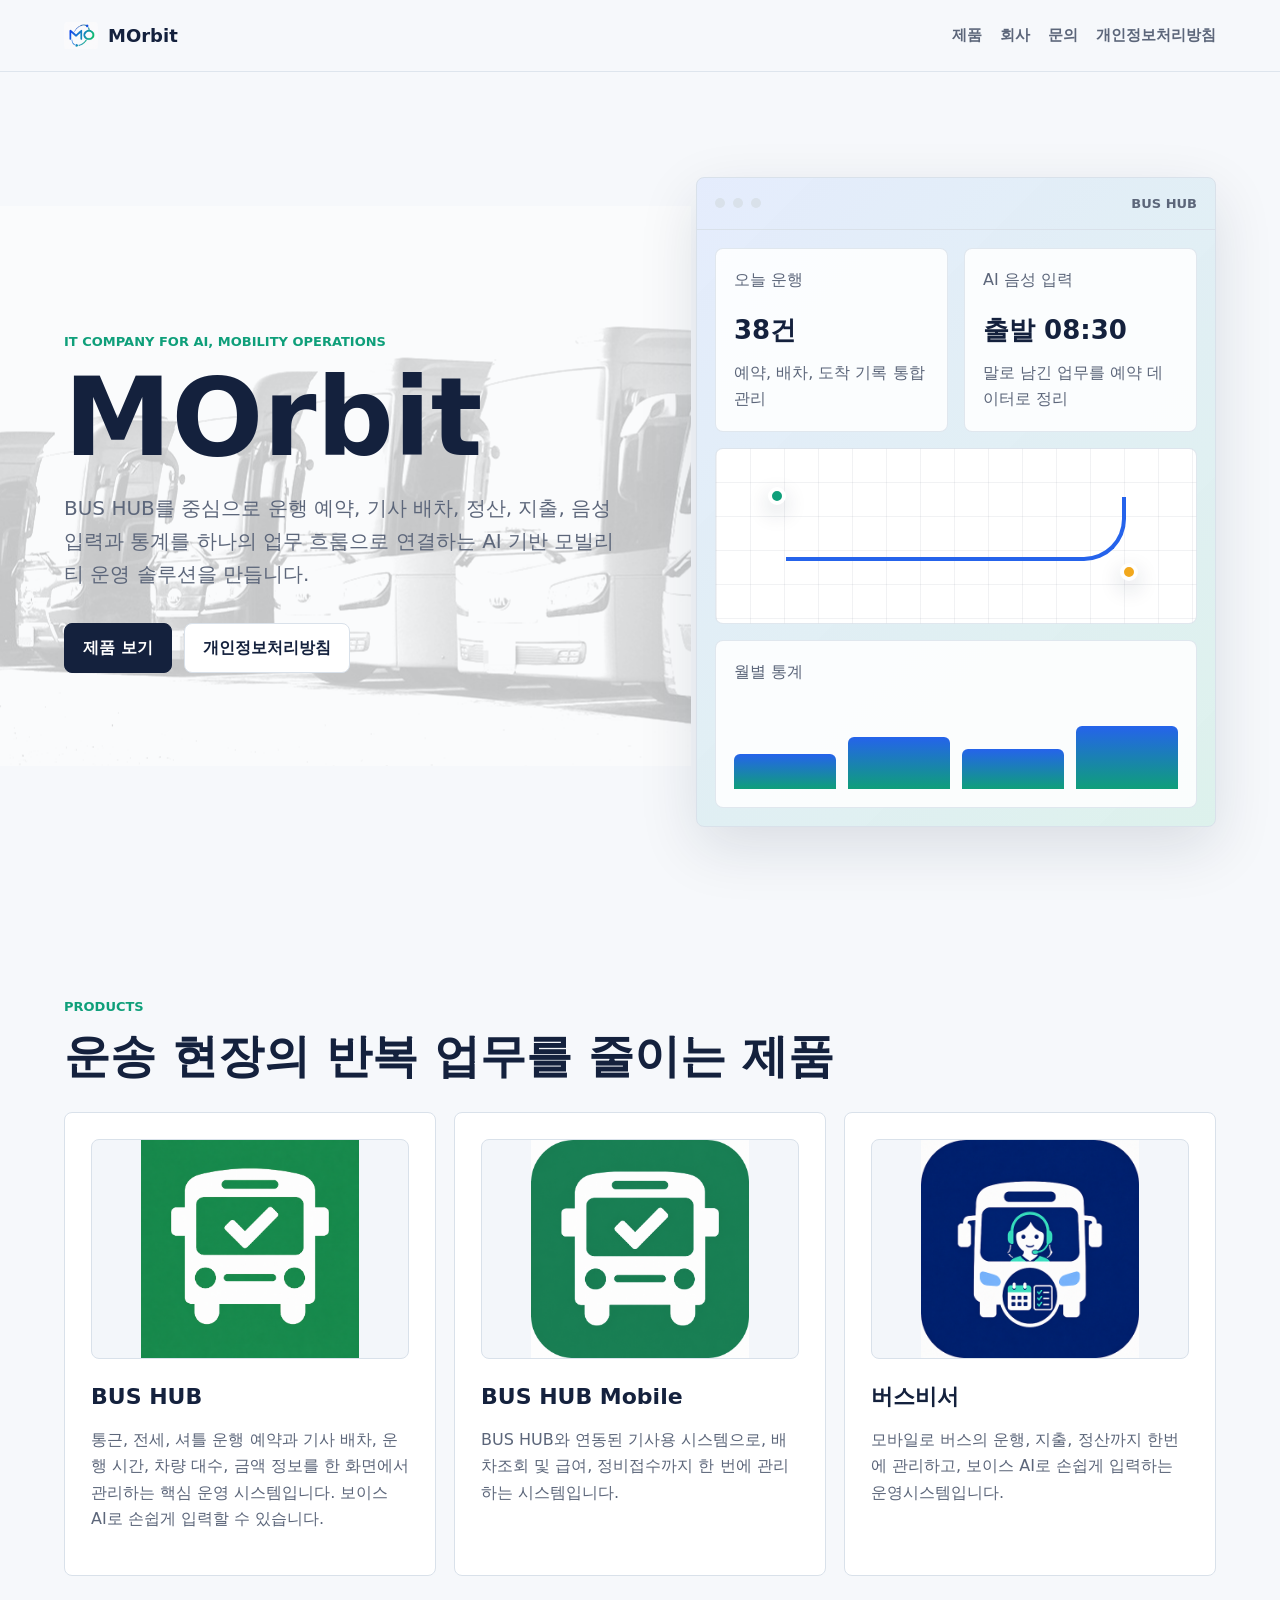
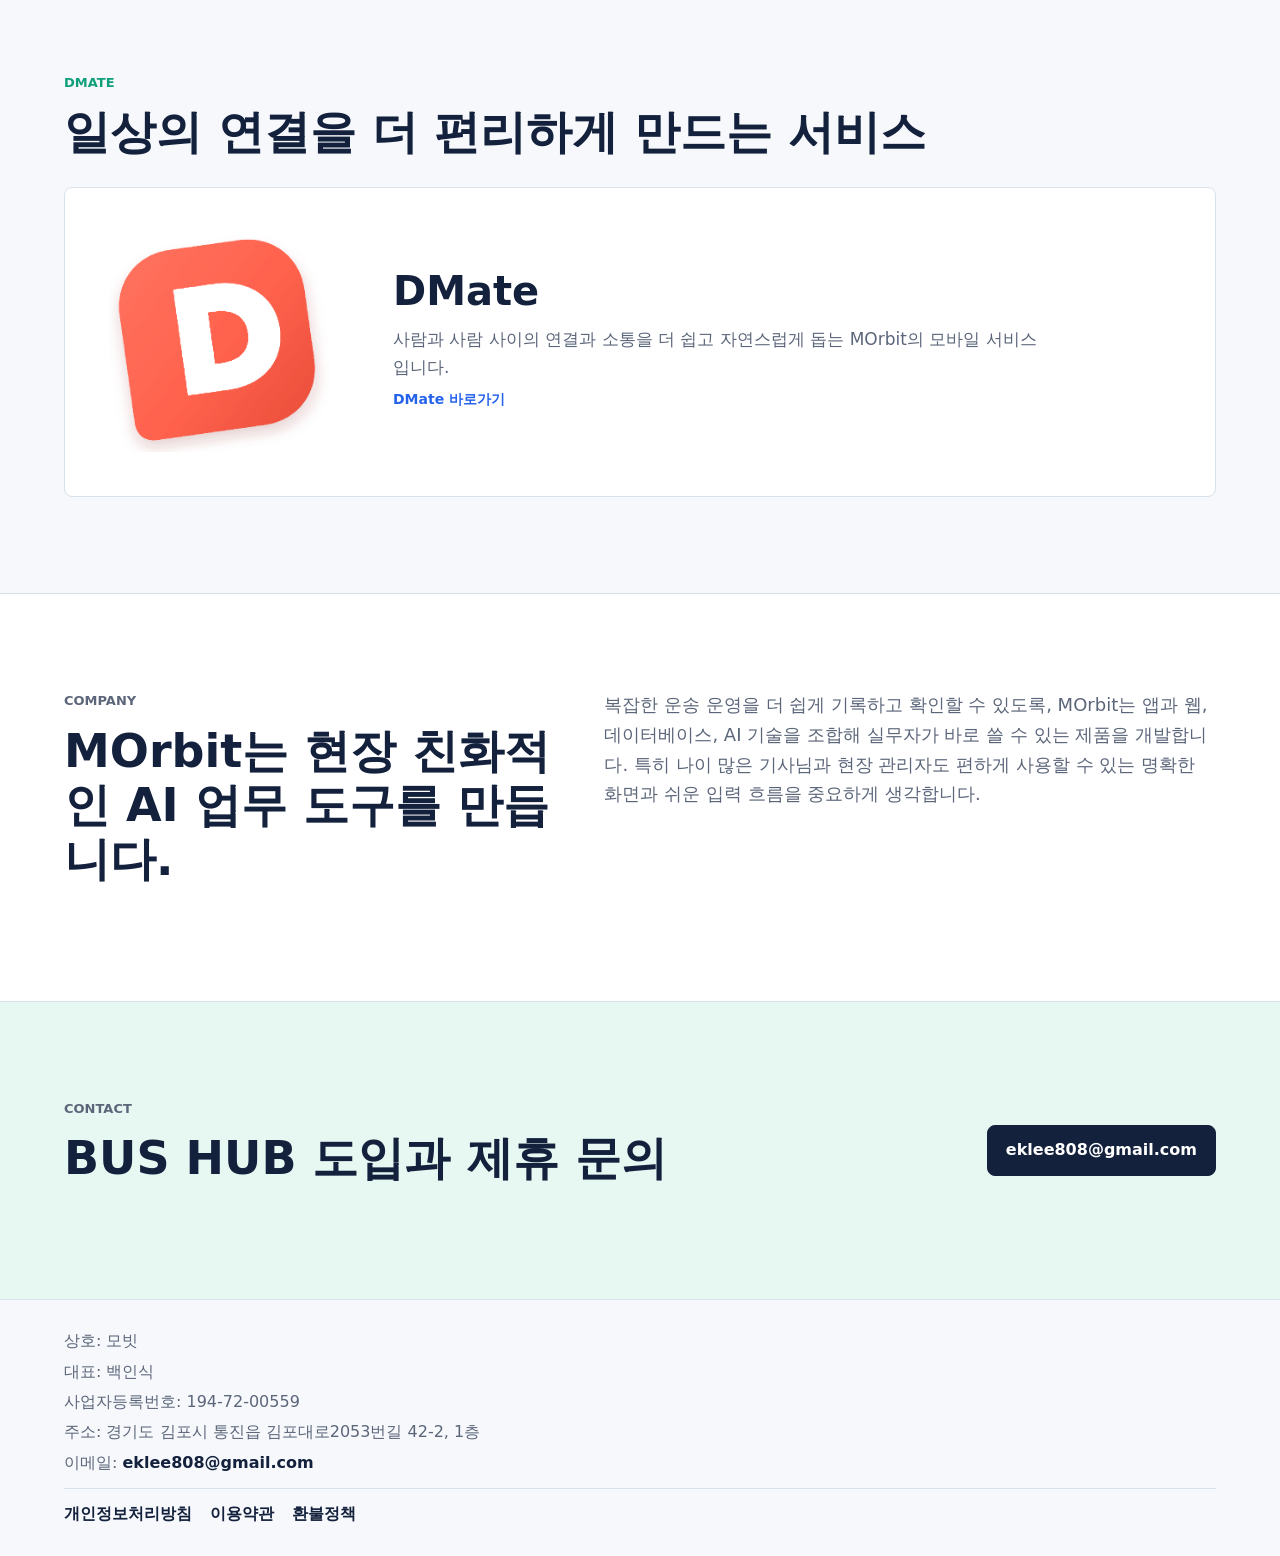
<file: index.html>
<!doctype html>
<html lang="ko">
  <head>
    <meta charset="utf-8" />
    <meta name="viewport" content="width=device-width, initial-scale=1" />
    <title>MOrbit | AI Mobility Operations Company</title>
    <meta
      name="description"
      content="MOrbit는 BUS HUB와 관련 업무 앱을 만드는 AI, IT 회사입니다. 운행, 예약, 정산, 음성 입력, 통계를 하나의 운영 흐름으로 연결합니다."
    />
    <script async src="https://pagead2.googlesyndication.com/pagead/js/adsbygoogle.js?client=ca-pub-1421611945543501"
     crossorigin="anonymous"></script>
    <link rel="icon" type="image/png" href="./assets/morbit-mark.png" />
    <link rel="apple-touch-icon" href="./assets/morbit-mark.png" />
    <link rel="stylesheet" href="./styles.css" />
  </head>
  <body>
    <header class="site-header">
      <a class="brand" href="./" aria-label="MOrbit 홈">
        <img class="brand-mark" src="./assets/morbit-mark.png" alt="" width="34" height="34" />
        <span>MOrbit</span>
      </a>
      <nav class="nav-links" aria-label="주요 메뉴">
        <a href="#products">제품</a>
        <a href="#company">회사</a>
        <a href="#contact">문의</a>
        <a href="./privacy/">개인정보처리방침</a>
      </nav>
    </header>

    <main>
      <section class="hero">
        <div class="hero-copy">
          <p class="eyebrow">IT COMPANY FOR AI, MOBILITY OPERATIONS</p>
          <h1>MOrbit</h1>
          <p class="hero-lead">
            BUS HUB를 중심으로 운행 예약, 기사 배차, 정산, 지출, 음성 입력과 통계를
            하나의 업무 흐름으로 연결하는 AI 기반 모빌리티 운영 솔루션을 만듭니다.
          </p>
          <div class="hero-actions">
            <a class="button primary" href="#products">제품 보기</a>
            <a class="button secondary" href="./privacy/">개인정보처리방침</a>
          </div>
        </div>

        <div class="product-visual" aria-label="BUS HUB 운영 화면 미리보기">
          <div class="visual-topbar">
            <span></span>
            <span></span>
            <span></span>
            <strong>BUS HUB</strong>
          </div>
          <div class="visual-grid">
            <div class="visual-panel route-panel">
              <p>오늘 운행</p>
              <strong>38건</strong>
              <span>예약, 배차, 도착 기록 통합 관리</span>
            </div>
            <div class="visual-panel">
              <p>AI 음성 입력</p>
              <strong>출발 08:30</strong>
              <span>말로 남긴 업무를 예약 데이터로 정리</span>
            </div>
            <div class="visual-panel map-panel">
              <span class="route-dot start"></span>
              <span class="route-line"></span>
              <span class="route-dot end"></span>
            </div>
            <div class="visual-panel stats-panel">
              <p>월별 통계</p>
              <div class="bars" aria-hidden="true">
                <span style="height: 48%"></span>
                <span style="height: 70%"></span>
                <span style="height: 54%"></span>
                <span style="height: 86%"></span>
              </div>
            </div>
          </div>
        </div>
      </section>

      <section id="products" class="section">
        <div class="section-heading">
          <p class="eyebrow">PRODUCTS</p>
          <h2>운송 현장의 반복 업무를 줄이는 제품</h2>
        </div>
        <div class="feature-grid">
          <article class="feature-card">
            <div class="feature-media" aria-label="BUS HUB 이미지 영역">
              <img src="./assets/bus1.png" alt="BUS HUB 화면" />
            </div>
            <h3>BUS HUB</h3>
            <p>
              통근, 전세, 셔틀 운행 예약과 기사 배차, 운행 시간, 차량 대수, 금액 정보를
              한 화면에서 관리하는 핵심 운영 시스템입니다. 보이스 AI로 손쉽게 입력할 수 있습니다.
            </p>
          </article>
          <article class="feature-card">
            <div class="feature-media" aria-label="BUS HUB Mobile 이미지 영역">
              <img src="./assets/bus2.png" alt="BUS HUB 화면" />
            </div>
            <h3>BUS HUB Mobile</h3>
            <p>
              BUS HUB와 연동된 기사용 시스템으로, 배차조회 및 급여, 정비접수까지 한 번에 관리하는 시스템입니다.
            </p>
          </article>
          <article class="feature-card">
            <div class="feature-media" aria-label="버스비서 이미지 영역">
              <img src="./assets/bus3.png" alt="BUS HUB 화면" />
            </div>
            <h3>버스비서</h3>
            <p>
              모바일로 버스의 운행, 지출, 정산까지 한번에 관리하고, 보이스 AI로 손쉽게 입력하는 운영시스템입니다.
            </p>
          </article>
        </div>

        <div class="section-heading dmate-heading">
          <p class="eyebrow">DMATE</p>
          <h2>일상의 연결을 더 편리하게 만드는 서비스</h2>
        </div>
        <article class="dmate-product">
          <div class="dmate-media">
            <img src="./assets/dmate-app-icon2.png" alt="DMate 앱 아이콘" />
          </div>
          <div class="dmate-copy">
            <h3>DMate</h3>
            <p>
              사람과 사람 사이의 연결과 소통을 더 쉽고 자연스럽게 돕는 MOrbit의 모바일 서비스입니다.
            </p>
            <a
              class="feature-link dmate-link"
              href="https://dmate.net"
              target="_blank"
              rel="noopener noreferrer"
              aria-label="DMate 홈페이지 새 탭에서 열기"
            >
              DMate 바로가기
            </a>
          </div>
        </article>
      </section>

      <section id="company" class="section split-section">
        <div>
          <p class="eyebrow">COMPANY</p>
          <h2>MOrbit는 현장 친화적인 AI 업무 도구를 만듭니다.</h2>
        </div>
        <p>
          복잡한 운송 운영을 더 쉽게 기록하고 확인할 수 있도록, MOrbit는 앱과 웹,
          데이터베이스, AI 기술을 조합해 실무자가 바로 쓸 수 있는 제품을 개발합니다.
          특히 나이 많은 기사님과 현장 관리자도 편하게 사용할 수 있는 명확한 화면과
          쉬운 입력 흐름을 중요하게 생각합니다.
        </p>
      </section>

      <section id="contact" class="section contact-band">
        <div>
          <p class="eyebrow">CONTACT</p>
          <h2>BUS HUB 도입과 제휴 문의</h2>
        </div>
        <a class="button primary" href="mailto:eklee808@gmail.com">eklee808@gmail.com</a>
      </section>
    </main>

    <footer class="site-footer company-footer">
      <div class="footer-company">
        <span>상호: 모빗</span>
        <span>대표: 백인식</span>
        <span>사업자등록번호: 194-72-00559</span>
        <span>주소: 경기도 김포시 통진읍 김포대로2053번길 42-2, 1층</span>
        <span>이메일: <a href="mailto:eklee808@gmail.com">eklee808@gmail.com</a></span>
      </div>
      <div class="footer-links">
        <a href="./privacy/">개인정보처리방침</a>
        <a href="./terms/">이용약관</a>
        <a href="./refund/">환불정책</a>
      </div>
    </footer>
  </body>
</html>
</file>
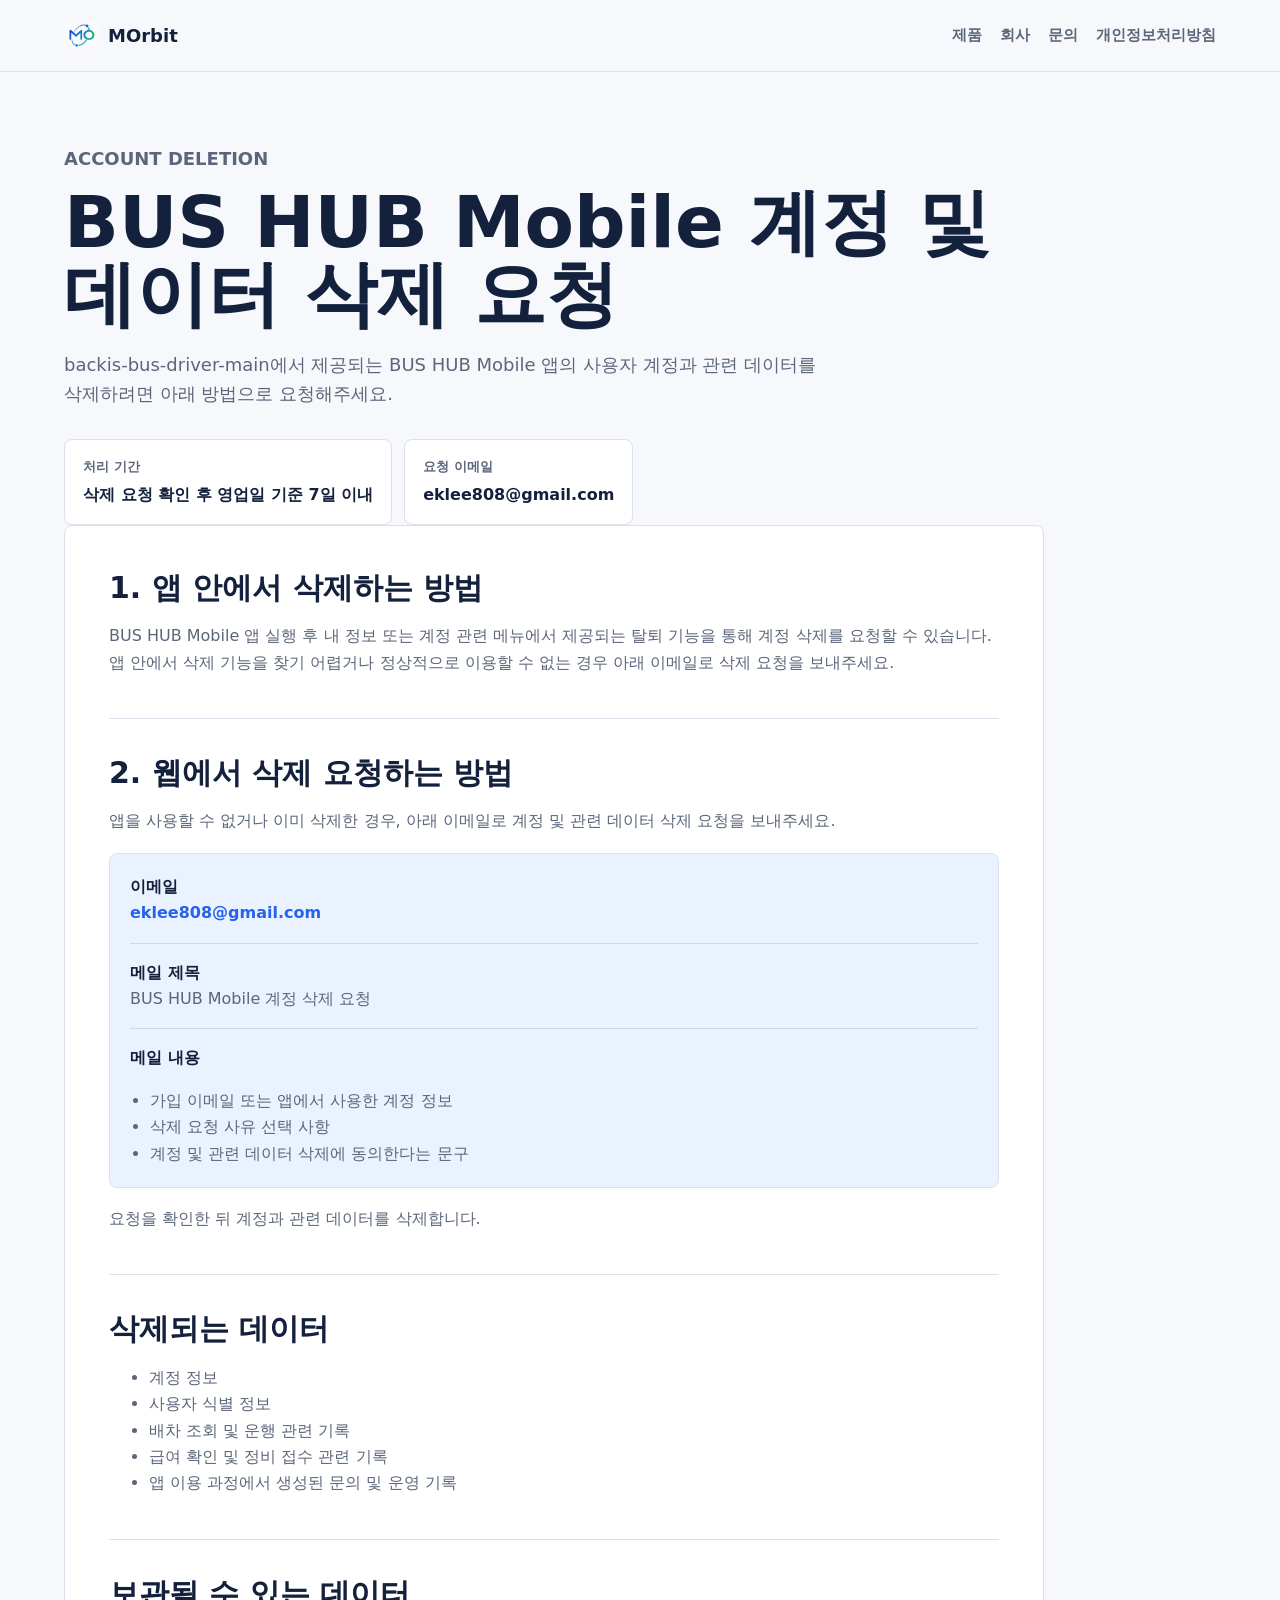
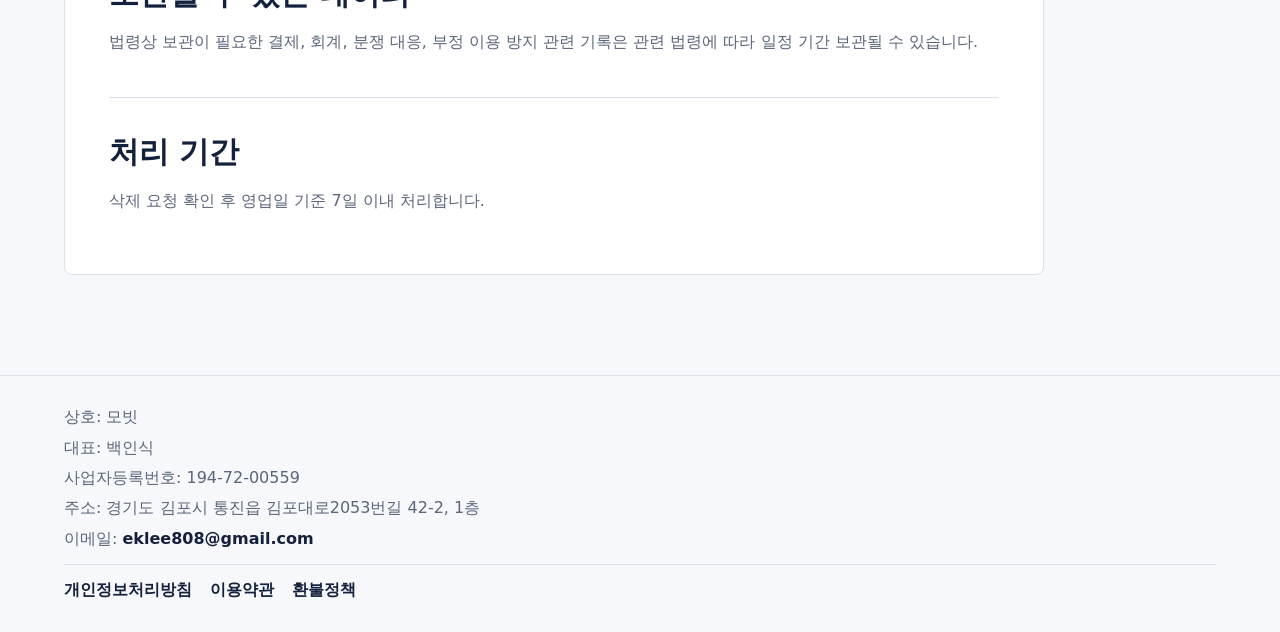
<file: bus-driver-delete-account/index.html>
<!doctype html>
<html lang="ko">
  <head>
    <meta charset="utf-8" />
    <meta name="viewport" content="width=device-width, initial-scale=1" />
    <title>BUS HUB Mobile 계정 및 데이터 삭제 요청 | MOrbit</title>
    <meta
      name="description"
      content="BUS HUB Mobile 앱에서 생성한 사용자 계정과 관련 데이터 삭제를 요청하는 방법을 안내합니다."
    />
    <link rel="icon" type="image/png" href="../assets/morbit-mark.png" />
    <link rel="apple-touch-icon" href="../assets/morbit-mark.png" />
    <link rel="stylesheet" href="../styles.css" />
  </head>
  <body>
    <header class="site-header">
      <a class="brand" href="../" aria-label="MOrbit 홈">
        <img class="brand-mark" src="../assets/morbit-mark.png" alt="" width="34" height="34" />
        <span>MOrbit</span>
      </a>
      <nav class="nav-links" aria-label="주요 메뉴">
        <a href="../#products">제품</a>
        <a href="../#company">회사</a>
        <a href="../#contact">문의</a>
        <a href="../privacy/">개인정보처리방침</a>
      </nav>
    </header>

    <main class="policy-layout">
      <section class="policy-hero">
        <p class="eyebrow">ACCOUNT DELETION</p>
        <h1>BUS HUB Mobile 계정 및 데이터 삭제 요청</h1>
        <p>
          backis-bus-driver-main에서 제공되는 BUS HUB Mobile 앱의 사용자 계정과 관련 데이터를
          삭제하려면 아래 방법으로 요청해주세요.
        </p>
        <dl class="policy-meta">
          <div>
            <dt>처리 기간</dt>
            <dd>삭제 요청 확인 후 영업일 기준 7일 이내</dd>
          </div>
          <div>
            <dt>요청 이메일</dt>
            <dd><a href="mailto:eklee808@gmail.com">eklee808@gmail.com</a></dd>
          </div>
        </dl>
      </section>

      <article class="policy-content">
        <section>
          <h2>1. 앱 안에서 삭제하는 방법</h2>
          <p>
            BUS HUB Mobile 앱 실행 후 내 정보 또는 계정 관련 메뉴에서 제공되는 탈퇴 기능을 통해 계정
            삭제를 요청할 수 있습니다. 앱 안에서 삭제 기능을 찾기 어렵거나 정상적으로 이용할 수 없는
            경우 아래 이메일로 삭제 요청을 보내주세요.
          </p>
        </section>

        <section>
          <h2>2. 웹에서 삭제 요청하는 방법</h2>
          <p>
            앱을 사용할 수 없거나 이미 삭제한 경우, 아래 이메일로 계정 및 관련 데이터 삭제 요청을
            보내주세요.
          </p>
          <div class="request-card">
            <dl>
              <div>
                <dt>이메일</dt>
                <dd><a href="mailto:eklee808@gmail.com">eklee808@gmail.com</a></dd>
              </div>
              <div>
                <dt>메일 제목</dt>
                <dd>BUS HUB Mobile 계정 삭제 요청</dd>
              </div>
              <div>
                <dt>메일 내용</dt>
                <dd>
                  <ul>
                    <li>가입 이메일 또는 앱에서 사용한 계정 정보</li>
                    <li>삭제 요청 사유 선택 사항</li>
                    <li>계정 및 관련 데이터 삭제에 동의한다는 문구</li>
                  </ul>
                </dd>
              </div>
            </dl>
          </div>
          <p>요청을 확인한 뒤 계정과 관련 데이터를 삭제합니다.</p>
        </section>

        <section>
          <h2>삭제되는 데이터</h2>
          <ul>
            <li>계정 정보</li>
            <li>사용자 식별 정보</li>
            <li>배차 조회 및 운행 관련 기록</li>
            <li>급여 확인 및 정비 접수 관련 기록</li>
            <li>앱 이용 과정에서 생성된 문의 및 운영 기록</li>
          </ul>
        </section>

        <section>
          <h2>보관될 수 있는 데이터</h2>
          <p>
            법령상 보관이 필요한 결제, 회계, 분쟁 대응, 부정 이용 방지 관련 기록은 관련 법령에 따라
            일정 기간 보관될 수 있습니다.
          </p>
        </section>

        <section>
          <h2>처리 기간</h2>
          <p>삭제 요청 확인 후 영업일 기준 7일 이내 처리합니다.</p>
        </section>
      </article>
    </main>

    <footer class="site-footer company-footer">
      <div class="footer-company">
        <span>상호: 모빗</span>
        <span>대표: 백인식</span>
        <span>사업자등록번호: 194-72-00559</span>
        <span>주소: 경기도 김포시 통진읍 김포대로2053번길 42-2, 1층</span>
        <span>이메일: <a href="mailto:eklee808@gmail.com">eklee808@gmail.com</a></span>
      </div>
      <div class="footer-links">
        <a href="../privacy/">개인정보처리방침</a>
        <a href="../terms/">이용약관</a>
        <a href="../refund/">환불정책</a>
      </div>
    </footer>
  </body>
</html>
</file>
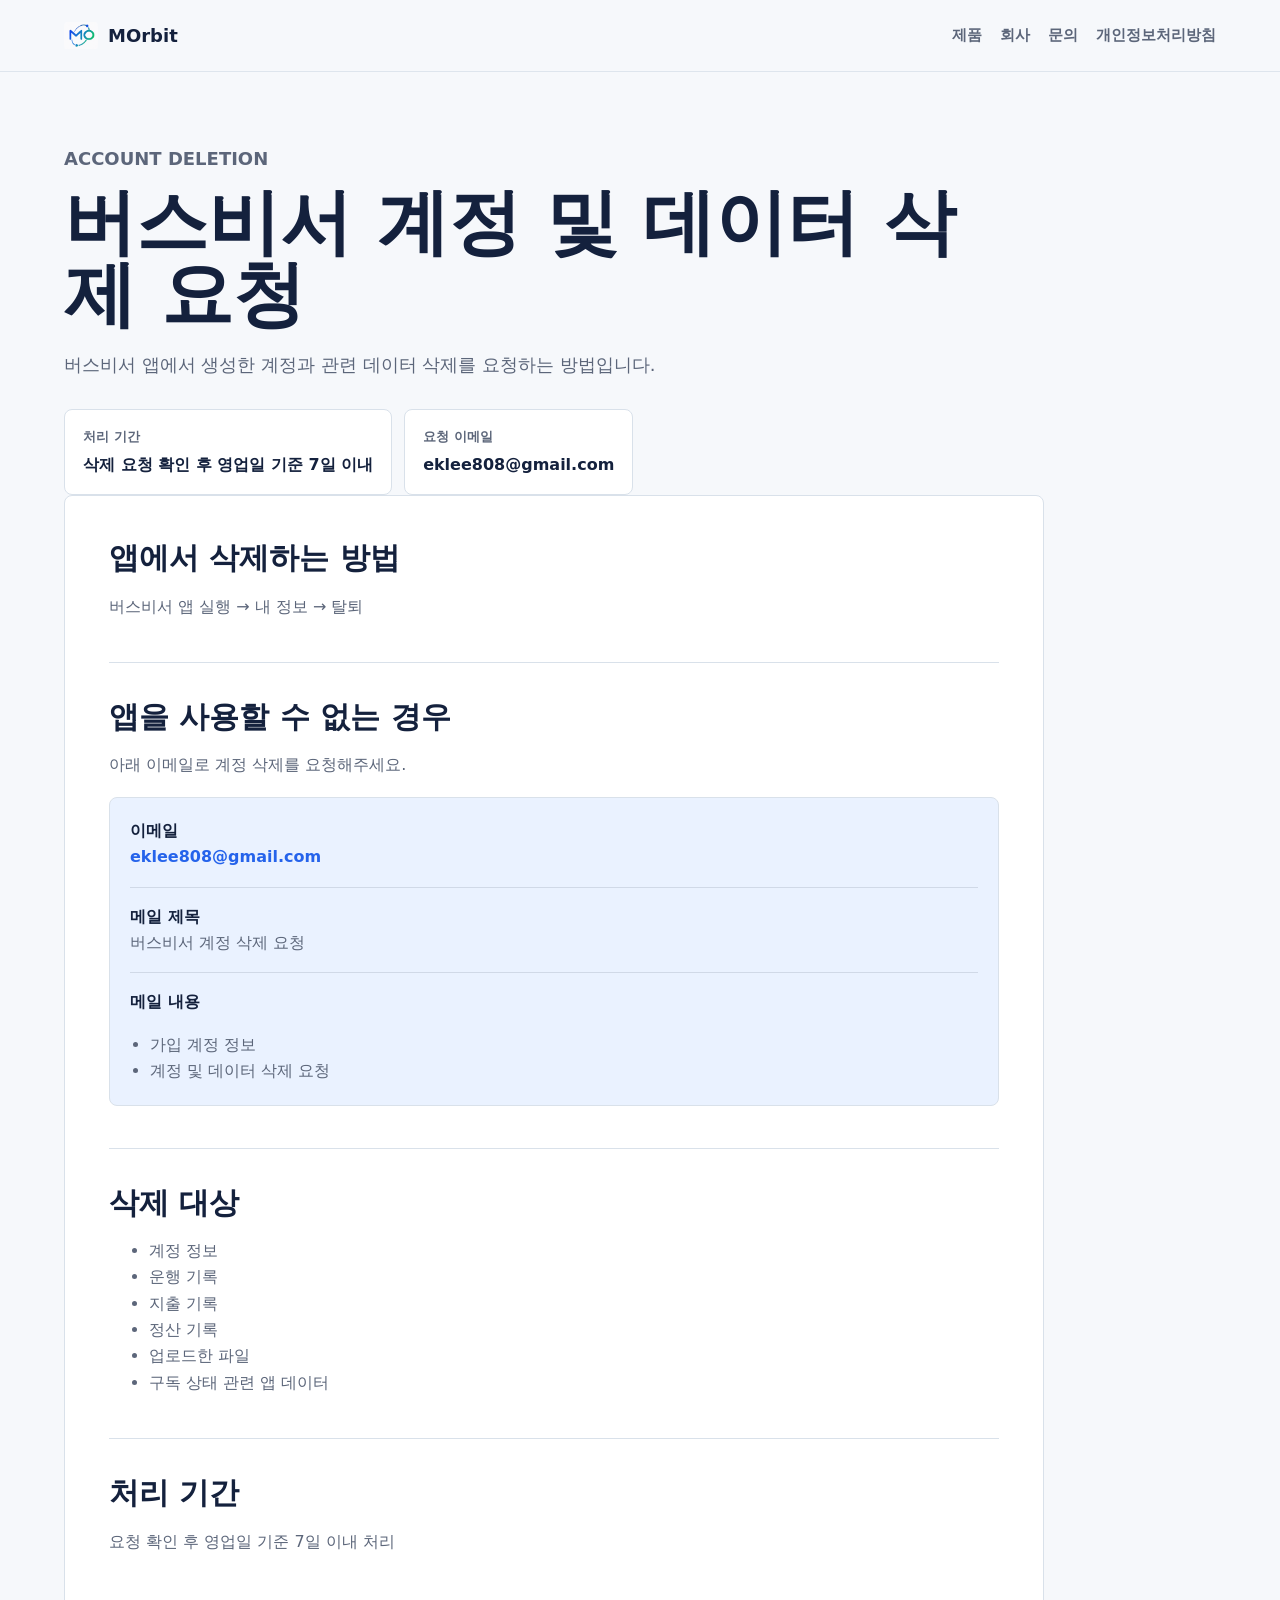
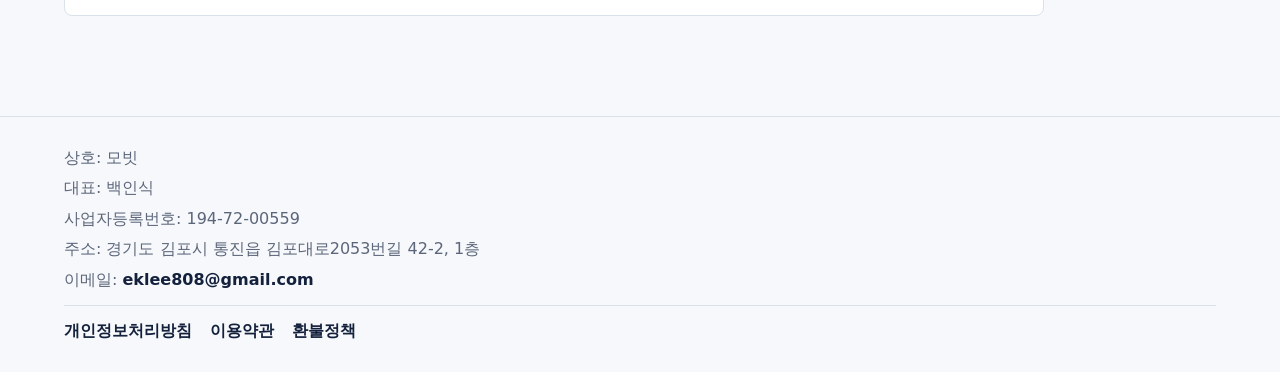
<file: delete-account/index.html>
<!doctype html>
<html lang="ko">
  <head>
    <meta charset="utf-8" />
    <meta name="viewport" content="width=device-width, initial-scale=1" />
    <title>계정 및 데이터 삭제 요청 | MOrbit</title>
    <meta
      name="description"
      content="버스비서 앱에서 생성한 계정과 관련 데이터 삭제를 요청하는 방법을 안내합니다."
    />
    <link rel="icon" type="image/png" href="../assets/morbit-mark.png" />
    <link rel="apple-touch-icon" href="../assets/morbit-mark.png" />
    <link rel="stylesheet" href="../styles.css" />
  </head>
  <body>
    <header class="site-header">
      <a class="brand" href="../" aria-label="MOrbit 홈">
        <img class="brand-mark" src="../assets/morbit-mark.png" alt="" width="34" height="34" />
        <span>MOrbit</span>
      </a>
      <nav class="nav-links" aria-label="주요 메뉴">
        <a href="../#products">제품</a>
        <a href="../#company">회사</a>
        <a href="../#contact">문의</a>
        <a href="../privacy/">개인정보처리방침</a>
      </nav>
    </header>

    <main class="policy-layout">
      <section class="policy-hero">
        <p class="eyebrow">ACCOUNT DELETION</p>
        <h1>버스비서 계정 및 데이터 삭제 요청</h1>
        <p>
          버스비서 앱에서 생성한 계정과 관련 데이터 삭제를 요청하는 방법입니다.
        </p>
        <dl class="policy-meta">
          <div>
            <dt>처리 기간</dt>
            <dd>삭제 요청 확인 후 영업일 기준 7일 이내</dd>
          </div>
          <div>
            <dt>요청 이메일</dt>
            <dd><a href="mailto:eklee808@gmail.com">eklee808@gmail.com</a></dd>
          </div>
        </dl>
      </section>

      <article class="policy-content">
        <section>
          <h2>앱에서 삭제하는 방법</h2>
          <p>
            버스비서 앱 실행 → 내 정보 → 탈퇴
          </p>
        </section>

        <section>
          <h2>앱을 사용할 수 없는 경우</h2>
          <p>
            아래 이메일로 계정 삭제를 요청해주세요.
          </p>
          <div class="request-card">
            <dl>
              <div>
                <dt>이메일</dt>
                <dd><a href="mailto:eklee808@gmail.com">eklee808@gmail.com</a></dd>
              </div>
              <div>
                <dt>메일 제목</dt>
                <dd>버스비서 계정 삭제 요청</dd>
              </div>
              <div>
                <dt>메일 내용</dt>
                <dd>
                  <ul>
                    <li>가입 계정 정보</li>
                    <li>계정 및 데이터 삭제 요청</li>
                  </ul>
                </dd>
              </div>
            </dl>
          </div>
        </section>

        <section>
          <h2>삭제 대상</h2>
          <ul>
            <li>계정 정보</li>
            <li>운행 기록</li>
            <li>지출 기록</li>
            <li>정산 기록</li>
            <li>업로드한 파일</li>
            <li>구독 상태 관련 앱 데이터</li>
          </ul>
        </section>

        <section>
          <h2>처리 기간</h2>
          <p>요청 확인 후 영업일 기준 7일 이내 처리</p>
        </section>
      </article>
    </main>

    <footer class="site-footer company-footer">
      <div class="footer-company">
        <span>상호: 모빗</span>
        <span>대표: 백인식</span>
        <span>사업자등록번호: 194-72-00559</span>
        <span>주소: 경기도 김포시 통진읍 김포대로2053번길 42-2, 1층</span>
        <span>이메일: <a href="mailto:eklee808@gmail.com">eklee808@gmail.com</a></span>
      </div>
      <div class="footer-links">
        <a href="../privacy/">개인정보처리방침</a>
        <a href="../terms/">이용약관</a>
        <a href="../refund/">환불정책</a>
      </div>
    </footer>
  </body>
</html>
</file>
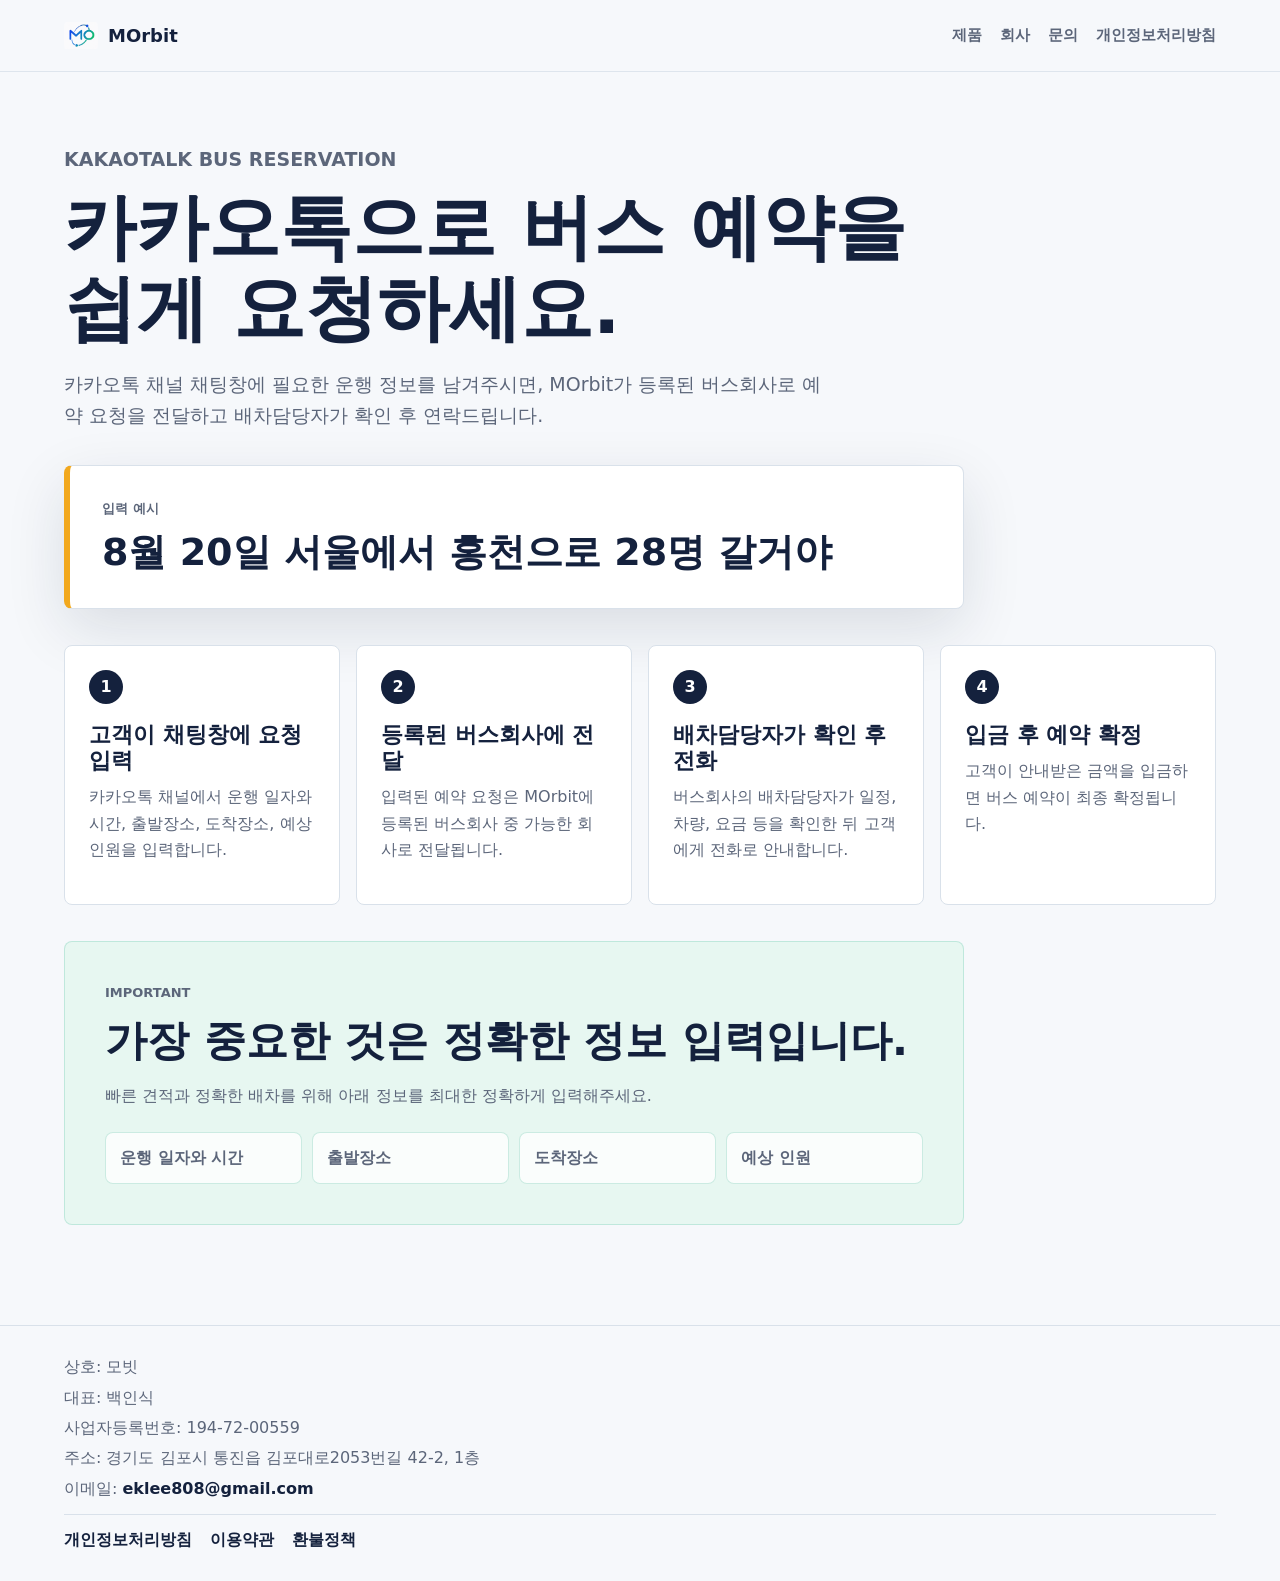
<file: kakaotalk/index.html>
<!doctype html>
<html lang="ko">
  <head>
    <meta charset="utf-8" />
    <meta name="viewport" content="width=device-width, initial-scale=1" />
    <title>카카오톡 버스 예약 안내 | MOrbit</title>
    <meta
      name="description"
      content="카카오톡 채널에서 버스 예약을 요청하는 방법과 예약 확정 절차를 안내합니다."
    />
    <link rel="icon" type="image/png" href="../assets/morbit-mark.png" />
    <link rel="apple-touch-icon" href="../assets/morbit-mark.png" />
    <link rel="stylesheet" href="../styles.css" />
  </head>
  <body>
    <header class="site-header">
      <a class="brand" href="../" aria-label="MOrbit 홈">
        <img class="brand-mark" src="../assets/morbit-mark.png" alt="" width="34" height="34" />
        <span>MOrbit</span>
      </a>
      <nav class="nav-links" aria-label="주요 메뉴">
        <a href="../#products">제품</a>
        <a href="../#company">회사</a>
        <a href="../#contact">문의</a>
        <a href="../privacy/">개인정보처리방침</a>
      </nav>
    </header>

    <main class="kakao-layout">
      <section class="kakao-hero">
        <p class="eyebrow">KAKAOTALK BUS RESERVATION</p>
        <h1>카카오톡으로 버스 예약을 쉽게 요청하세요.</h1>
        <p>
          카카오톡 채널 채팅창에 필요한 운행 정보를 남겨주시면, MOrbit가 등록된 버스회사로
          예약 요청을 전달하고 배차담당자가 확인 후 연락드립니다.
        </p>
      </section>

      <section class="kakao-example" aria-label="예약 요청 예시">
        <span>입력 예시</span>
        <strong>8월 20일 서울에서 홍천으로 28명 갈거야</strong>
      </section>

      <section class="kakao-flow" aria-label="예약 진행 절차">
        <article>
          <span>1</span>
          <h2>고객이 채팅창에 요청 입력</h2>
          <p>
            카카오톡 채널에서 운행 일자와 시간, 출발장소, 도착장소, 예상 인원을 입력합니다.
          </p>
        </article>
        <article>
          <span>2</span>
          <h2>등록된 버스회사에 전달</h2>
          <p>
            입력된 예약 요청은 MOrbit에 등록된 버스회사 중 가능한 회사로 전달됩니다.
          </p>
        </article>
        <article>
          <span>3</span>
          <h2>배차담당자가 확인 후 전화</h2>
          <p>
            버스회사의 배차담당자가 일정, 차량, 요금 등을 확인한 뒤 고객에게 전화로 안내합니다.
          </p>
        </article>
        <article>
          <span>4</span>
          <h2>입금 후 예약 확정</h2>
          <p>
            고객이 안내받은 금액을 입금하면 버스 예약이 최종 확정됩니다.
          </p>
        </article>
      </section>

      <section class="kakao-important">
        <p class="eyebrow">IMPORTANT</p>
        <h2>가장 중요한 것은 정확한 정보 입력입니다.</h2>
        <p>
          빠른 견적과 정확한 배차를 위해 아래 정보를 최대한 정확하게 입력해주세요.
        </p>
        <ul>
          <li>운행 일자와 시간</li>
          <li>출발장소</li>
          <li>도착장소</li>
          <li>예상 인원</li>
        </ul>
      </section>
    </main>

    <footer class="site-footer company-footer">
      <div class="footer-company">
        <span>상호: 모빗</span>
        <span>대표: 백인식</span>
        <span>사업자등록번호: 194-72-00559</span>
        <span>주소: 경기도 김포시 통진읍 김포대로2053번길 42-2, 1층</span>
        <span>이메일: <a href="mailto:eklee808@gmail.com">eklee808@gmail.com</a></span>
      </div>
      <div class="footer-links">
        <a href="../privacy/">개인정보처리방침</a>
        <a href="../terms/">이용약관</a>
        <a href="../refund/">환불정책</a>
      </div>
    </footer>
  </body>
</html>
</file>
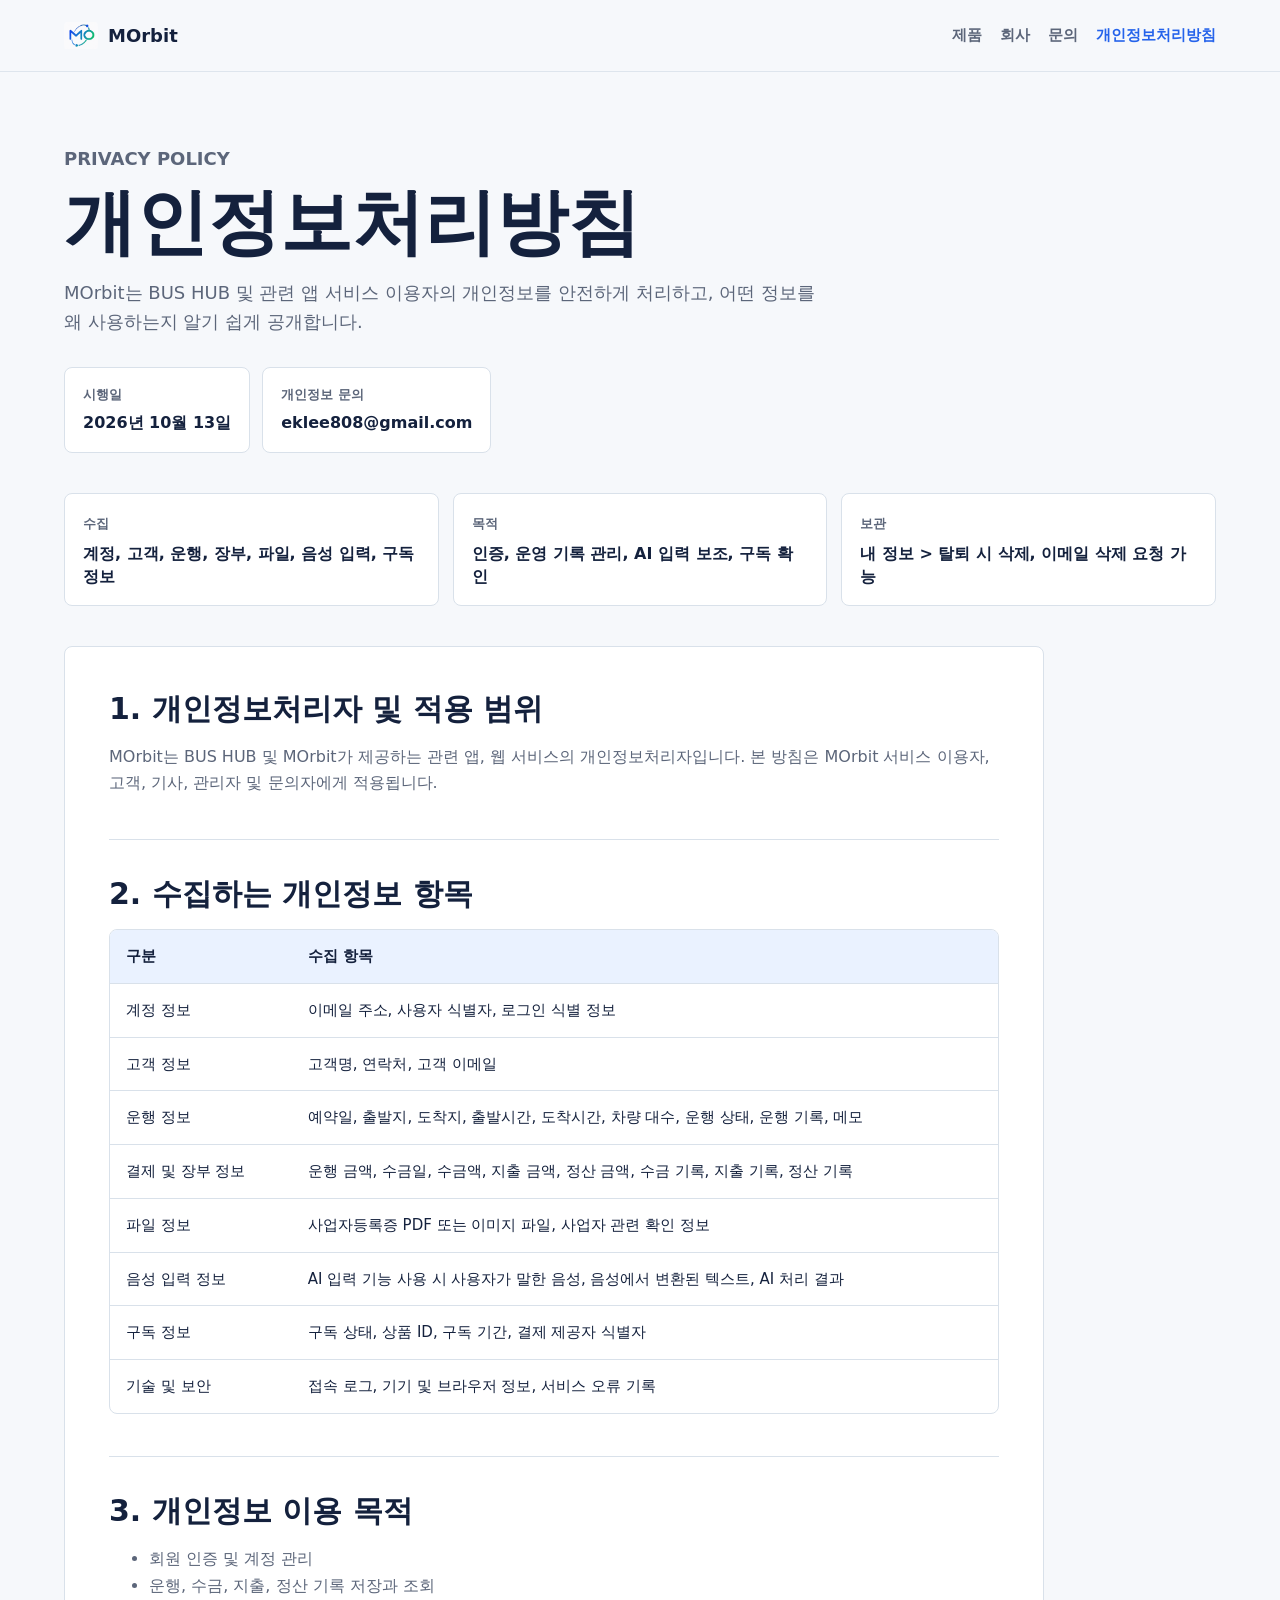
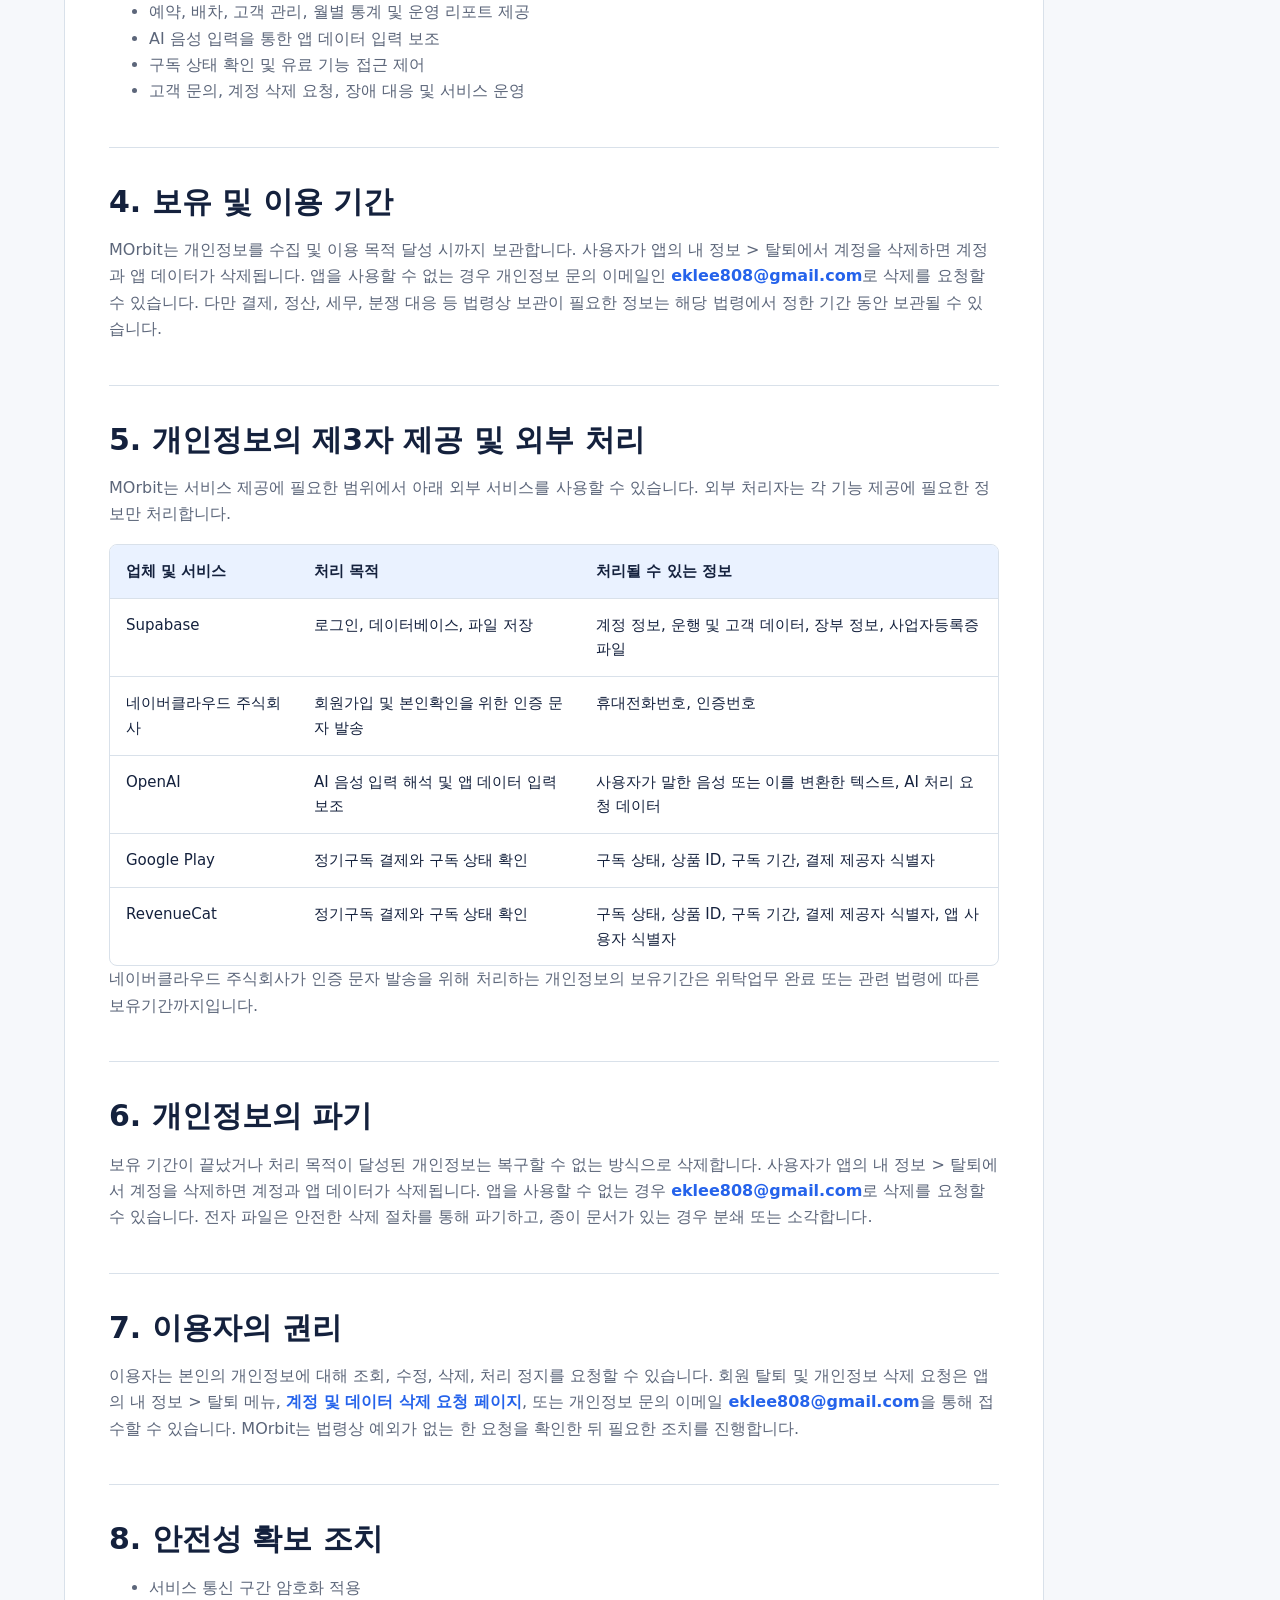
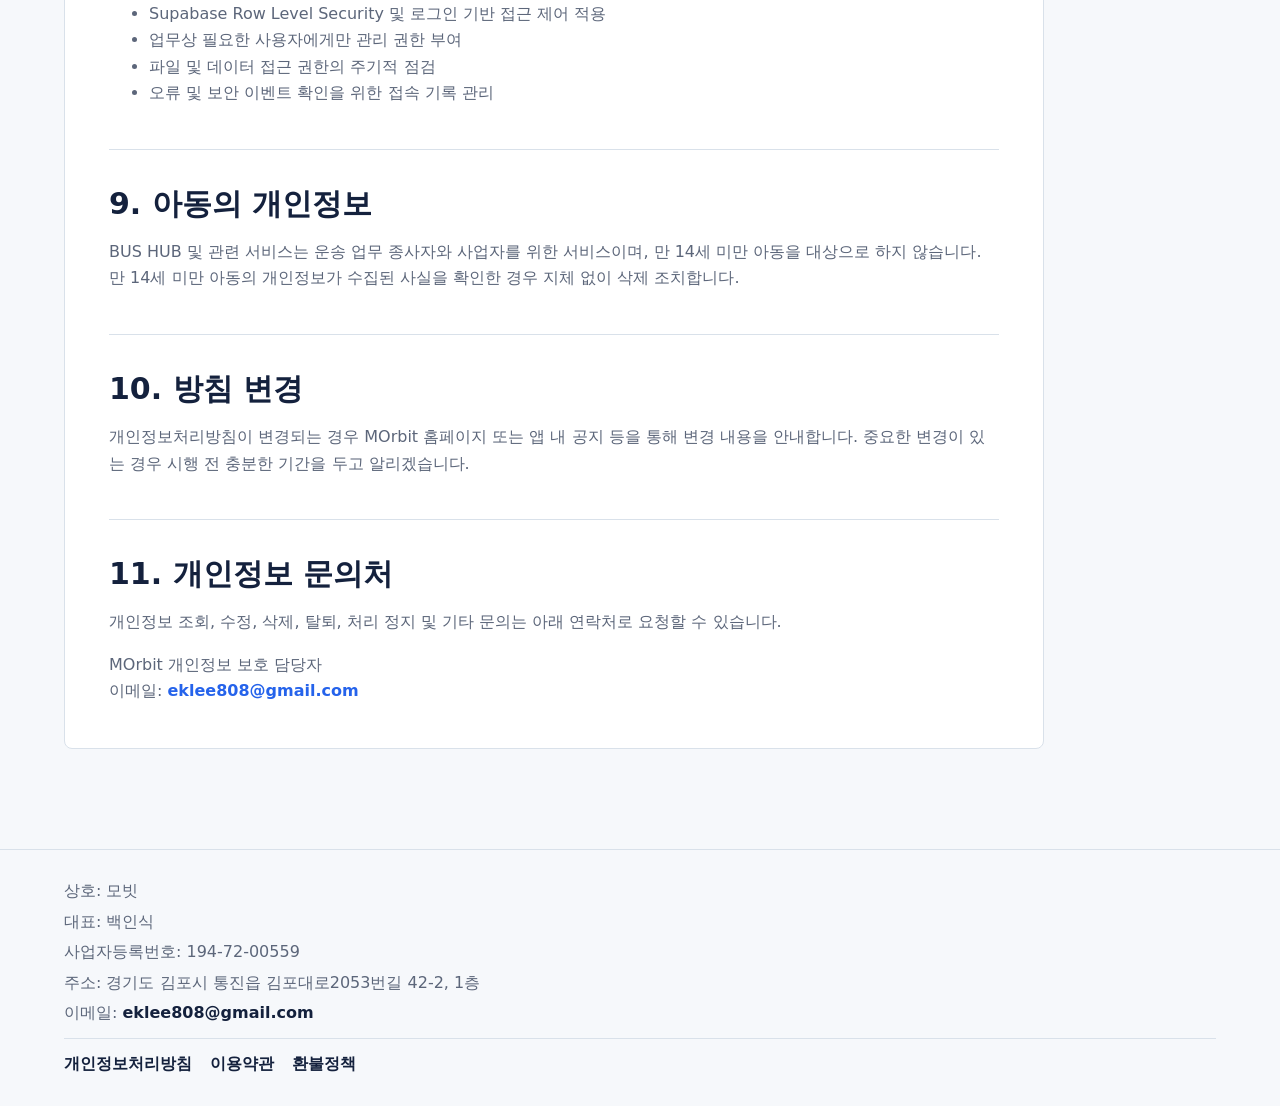
<file: privacy/index.html>
<!doctype html>
<html lang="ko">
  <head>
    <meta charset="utf-8" />
    <meta name="viewport" content="width=device-width, initial-scale=1" />
    <title>개인정보처리방침 | MOrbit</title>
    <meta
      name="description"
      content="MOrbit 및 BUS HUB 서비스의 개인정보 수집, 이용, 보관, 파기, 외부 처리 및 이용자 권리에 관한 개인정보처리방침입니다."
    />
    <link rel="icon" type="image/png" href="../assets/morbit-mark.png" />
    <link rel="apple-touch-icon" href="../assets/morbit-mark.png" />
    <link rel="stylesheet" href="../styles.css" />
  </head>
  <body>
    <header class="site-header">
      <a class="brand" href="../" aria-label="MOrbit 홈">
        <img class="brand-mark" src="../assets/morbit-mark.png" alt="" width="34" height="34" />
        <span>MOrbit</span>
      </a>
      <nav class="nav-links" aria-label="주요 메뉴">
        <a href="../#products">제품</a>
        <a href="../#company">회사</a>
        <a href="../#contact">문의</a>
        <a aria-current="page" href="./">개인정보처리방침</a>
      </nav>
    </header>

    <main class="policy-layout">
      <section class="policy-hero">
        <p class="eyebrow">PRIVACY POLICY</p>
        <h1>개인정보처리방침</h1>
        <p>
          MOrbit는 BUS HUB 및 관련 앱 서비스 이용자의 개인정보를 안전하게 처리하고,
          어떤 정보를 왜 사용하는지 알기 쉽게 공개합니다.
        </p>
        <dl class="policy-meta">
          <div>
            <dt>시행일</dt>
            <dd>2026년 10월 13일</dd>
          </div>
          <div>
            <dt>개인정보 문의</dt>
            <dd><a href="mailto:eklee808@gmail.com">eklee808@gmail.com</a></dd>
          </div>
        </dl>
      </section>

      <section class="summary-strip" aria-label="개인정보 처리 요약">
        <article>
          <span>수집</span>
          <strong>계정, 고객, 운행, 장부, 파일, 음성 입력, 구독 정보</strong>
        </article>
        <article>
          <span>목적</span>
          <strong>인증, 운영 기록 관리, AI 입력 보조, 구독 확인</strong>
        </article>
        <article>
          <span>보관</span>
          <strong>내 정보 &gt; 탈퇴 시 삭제, 이메일 삭제 요청 가능</strong>
        </article>
      </section>

      <article class="policy-content">
        <section>
          <h2>1. 개인정보처리자 및 적용 범위</h2>
          <p>
            MOrbit는 BUS HUB 및 MOrbit가 제공하는 관련 앱, 웹 서비스의 개인정보처리자입니다.
            본 방침은 MOrbit 서비스 이용자, 고객, 기사, 관리자 및 문의자에게 적용됩니다.
          </p>
        </section>

        <section>
          <h2>2. 수집하는 개인정보 항목</h2>
          <div class="table-wrap">
            <table>
              <thead>
                <tr>
                  <th>구분</th>
                  <th>수집 항목</th>
                </tr>
              </thead>
              <tbody>
                <tr>
                  <td>계정 정보</td>
                  <td>이메일 주소, 사용자 식별자, 로그인 식별 정보</td>
                </tr>
                <tr>
                  <td>고객 정보</td>
                  <td>고객명, 연락처, 고객 이메일</td>
                </tr>
                <tr>
                  <td>운행 정보</td>
                  <td>예약일, 출발지, 도착지, 출발시간, 도착시간, 차량 대수, 운행 상태, 운행 기록, 메모</td>
                </tr>
                <tr>
                  <td>결제 및 장부 정보</td>
                  <td>운행 금액, 수금일, 수금액, 지출 금액, 정산 금액, 수금 기록, 지출 기록, 정산 기록</td>
                </tr>
                <tr>
                  <td>파일 정보</td>
                  <td>사업자등록증 PDF 또는 이미지 파일, 사업자 관련 확인 정보</td>
                </tr>
                <tr>
                  <td>음성 입력 정보</td>
                  <td>AI 입력 기능 사용 시 사용자가 말한 음성, 음성에서 변환된 텍스트, AI 처리 결과</td>
                </tr>
                <tr>
                  <td>구독 정보</td>
                  <td>구독 상태, 상품 ID, 구독 기간, 결제 제공자 식별자</td>
                </tr>
                <tr>
                  <td>기술 및 보안</td>
                  <td>접속 로그, 기기 및 브라우저 정보, 서비스 오류 기록</td>
                </tr>
              </tbody>
            </table>
          </div>
        </section>

        <section>
          <h2>3. 개인정보 이용 목적</h2>
          <ul>
            <li>회원 인증 및 계정 관리</li>
            <li>운행, 수금, 지출, 정산 기록 저장과 조회</li>
            <li>예약, 배차, 고객 관리, 월별 통계 및 운영 리포트 제공</li>
            <li>AI 음성 입력을 통한 앱 데이터 입력 보조</li>
            <li>구독 상태 확인 및 유료 기능 접근 제어</li>
            <li>고객 문의, 계정 삭제 요청, 장애 대응 및 서비스 운영</li>
          </ul>
        </section>

        <section>
          <h2>4. 보유 및 이용 기간</h2>
          <p>
            MOrbit는 개인정보를 수집 및 이용 목적 달성 시까지 보관합니다. 사용자가 앱의
            내 정보 &gt; 탈퇴에서 계정을 삭제하면 계정과 앱 데이터가 삭제됩니다. 앱을 사용할 수 없는
            경우 개인정보 문의 이메일인 <a href="mailto:eklee808@gmail.com">eklee808@gmail.com</a>로
            삭제를 요청할 수 있습니다. 다만 결제, 정산, 세무, 분쟁 대응 등 법령상 보관이 필요한
            정보는 해당 법령에서 정한 기간 동안 보관될 수 있습니다.
          </p>
        </section>

        <section>
          <h2>5. 개인정보의 제3자 제공 및 외부 처리</h2>
          <p>
            MOrbit는 서비스 제공에 필요한 범위에서 아래 외부 서비스를 사용할 수 있습니다.
            외부 처리자는 각 기능 제공에 필요한 정보만 처리합니다.
          </p>
          <div class="table-wrap">
            <table>
              <thead>
                <tr>
                  <th>업체 및 서비스</th>
                  <th>처리 목적</th>
                  <th>처리될 수 있는 정보</th>
                </tr>
              </thead>
              <tbody>
                <tr>
                  <td>Supabase</td>
                  <td>로그인, 데이터베이스, 파일 저장</td>
                  <td>계정 정보, 운행 및 고객 데이터, 장부 정보, 사업자등록증 파일</td>
                </tr>
                <tr>
                  <td>네이버클라우드 주식회사</td>
                  <td>회원가입 및 본인확인을 위한 인증 문자 발송</td>
                  <td>휴대전화번호, 인증번호</td>
                </tr>
                <tr>
                  <td>OpenAI</td>
                  <td>AI 음성 입력 해석 및 앱 데이터 입력 보조</td>
                  <td>사용자가 말한 음성 또는 이를 변환한 텍스트, AI 처리 요청 데이터</td>
                </tr>
                <tr>
                  <td>Google Play</td>
                  <td>정기구독 결제와 구독 상태 확인</td>
                  <td>구독 상태, 상품 ID, 구독 기간, 결제 제공자 식별자</td>
                </tr>
                <tr>
                  <td>RevenueCat</td>
                  <td>정기구독 결제와 구독 상태 확인</td>
                  <td>구독 상태, 상품 ID, 구독 기간, 결제 제공자 식별자, 앱 사용자 식별자</td>
                </tr>
              </tbody>
            </table>
          </div>
          <p>
            네이버클라우드 주식회사가 인증 문자 발송을 위해 처리하는 개인정보의 보유기간은
            위탁업무 완료 또는 관련 법령에 따른 보유기간까지입니다.
          </p>
        </section>

        <section>
          <h2>6. 개인정보의 파기</h2>
          <p>
            보유 기간이 끝났거나 처리 목적이 달성된 개인정보는 복구할 수 없는 방식으로 삭제합니다.
            사용자가 앱의 내 정보 &gt; 탈퇴에서 계정을 삭제하면 계정과 앱 데이터가 삭제됩니다.
            앱을 사용할 수 없는 경우 <a href="mailto:eklee808@gmail.com">eklee808@gmail.com</a>로
            삭제를 요청할 수 있습니다. 전자 파일은 안전한 삭제 절차를 통해 파기하고, 종이 문서가
            있는 경우 분쇄 또는 소각합니다.
          </p>
        </section>

        <section>
          <h2>7. 이용자의 권리</h2>
          <p>
            이용자는 본인의 개인정보에 대해 조회, 수정, 삭제, 처리 정지를 요청할 수 있습니다.
            회원 탈퇴 및 개인정보 삭제 요청은 앱의 내 정보 &gt; 탈퇴 메뉴,
            <a href="../delete-account/">계정 및 데이터 삭제 요청 페이지</a>, 또는 개인정보 문의 이메일
            <a href="mailto:eklee808@gmail.com">eklee808@gmail.com</a>을 통해 접수할 수 있습니다.
            MOrbit는 법령상 예외가 없는 한 요청을 확인한 뒤 필요한 조치를 진행합니다.
          </p>
        </section>

        <section>
          <h2>8. 안전성 확보 조치</h2>
          <ul>
            <li>서비스 통신 구간 암호화 적용</li>
            <li>Supabase Row Level Security 및 로그인 기반 접근 제어 적용</li>
            <li>업무상 필요한 사용자에게만 관리 권한 부여</li>
            <li>파일 및 데이터 접근 권한의 주기적 점검</li>
            <li>오류 및 보안 이벤트 확인을 위한 접속 기록 관리</li>
          </ul>
        </section>

        <section>
          <h2>9. 아동의 개인정보</h2>
          <p>
            BUS HUB 및 관련 서비스는 운송 업무 종사자와 사업자를 위한 서비스이며, 만 14세 미만 아동을
            대상으로 하지 않습니다. 만 14세 미만 아동의 개인정보가 수집된 사실을 확인한 경우 지체 없이
            삭제 조치합니다.
          </p>
        </section>

        <section>
          <h2>10. 방침 변경</h2>
          <p>
            개인정보처리방침이 변경되는 경우 MOrbit 홈페이지 또는 앱 내 공지 등을 통해 변경 내용을
            안내합니다. 중요한 변경이 있는 경우 시행 전 충분한 기간을 두고 알리겠습니다.
          </p>
        </section>

        <section>
          <h2>11. 개인정보 문의처</h2>
          <p>
            개인정보 조회, 수정, 삭제, 탈퇴, 처리 정지 및 기타 문의는 아래 연락처로 요청할 수 있습니다.
          </p>
          <address>
            MOrbit 개인정보 보호 담당자<br />
            이메일: <a href="mailto:eklee808@gmail.com">eklee808@gmail.com</a>
          </address>
        </section>
      </article>
    </main>

    <footer class="site-footer company-footer">
      <div class="footer-company">
        <span>상호: 모빗</span>
        <span>대표: 백인식</span>
        <span>사업자등록번호: 194-72-00559</span>
        <span>주소: 경기도 김포시 통진읍 김포대로2053번길 42-2, 1층</span>
        <span>이메일: <a href="mailto:eklee808@gmail.com">eklee808@gmail.com</a></span>
      </div>
      <div class="footer-links">
        <a href="./">개인정보처리방침</a>
        <a href="../terms/">이용약관</a>
        <a href="../refund/">환불정책</a>
      </div>
    </footer>
  </body>
</html>
</file>
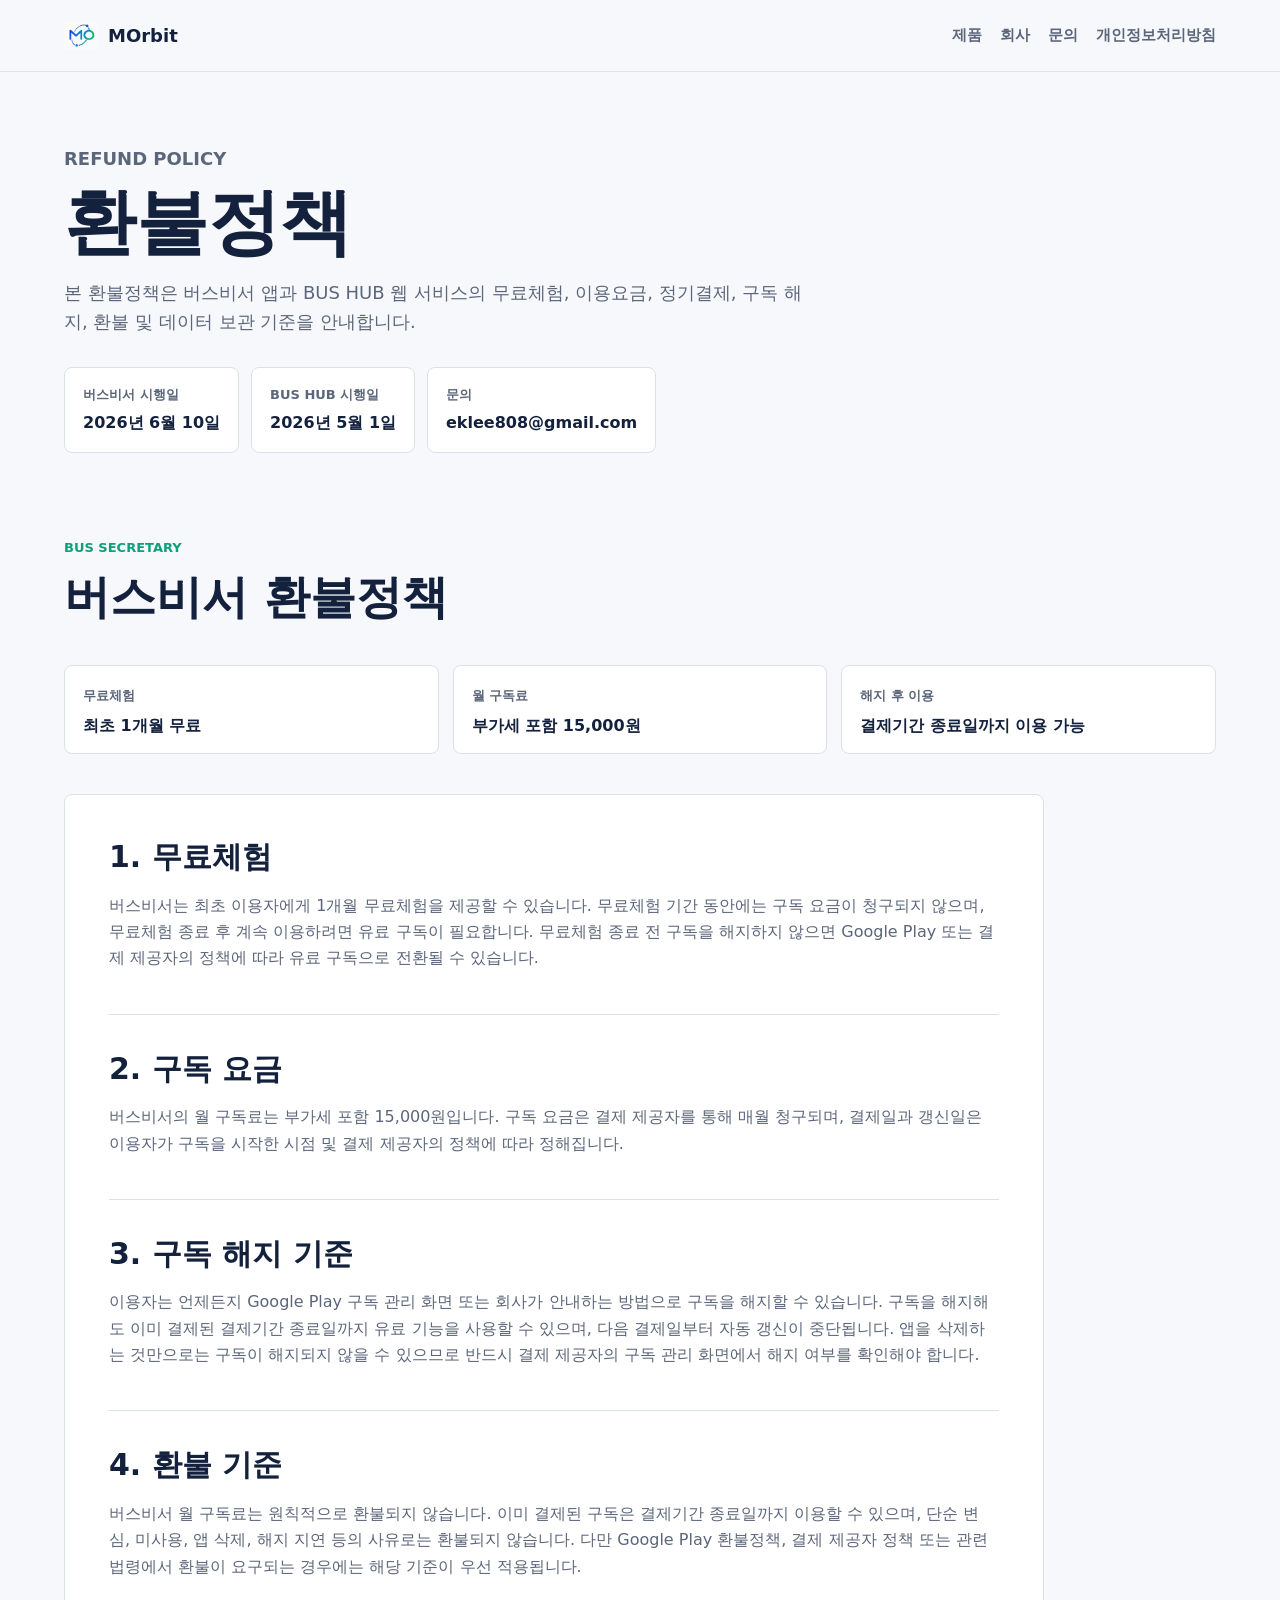
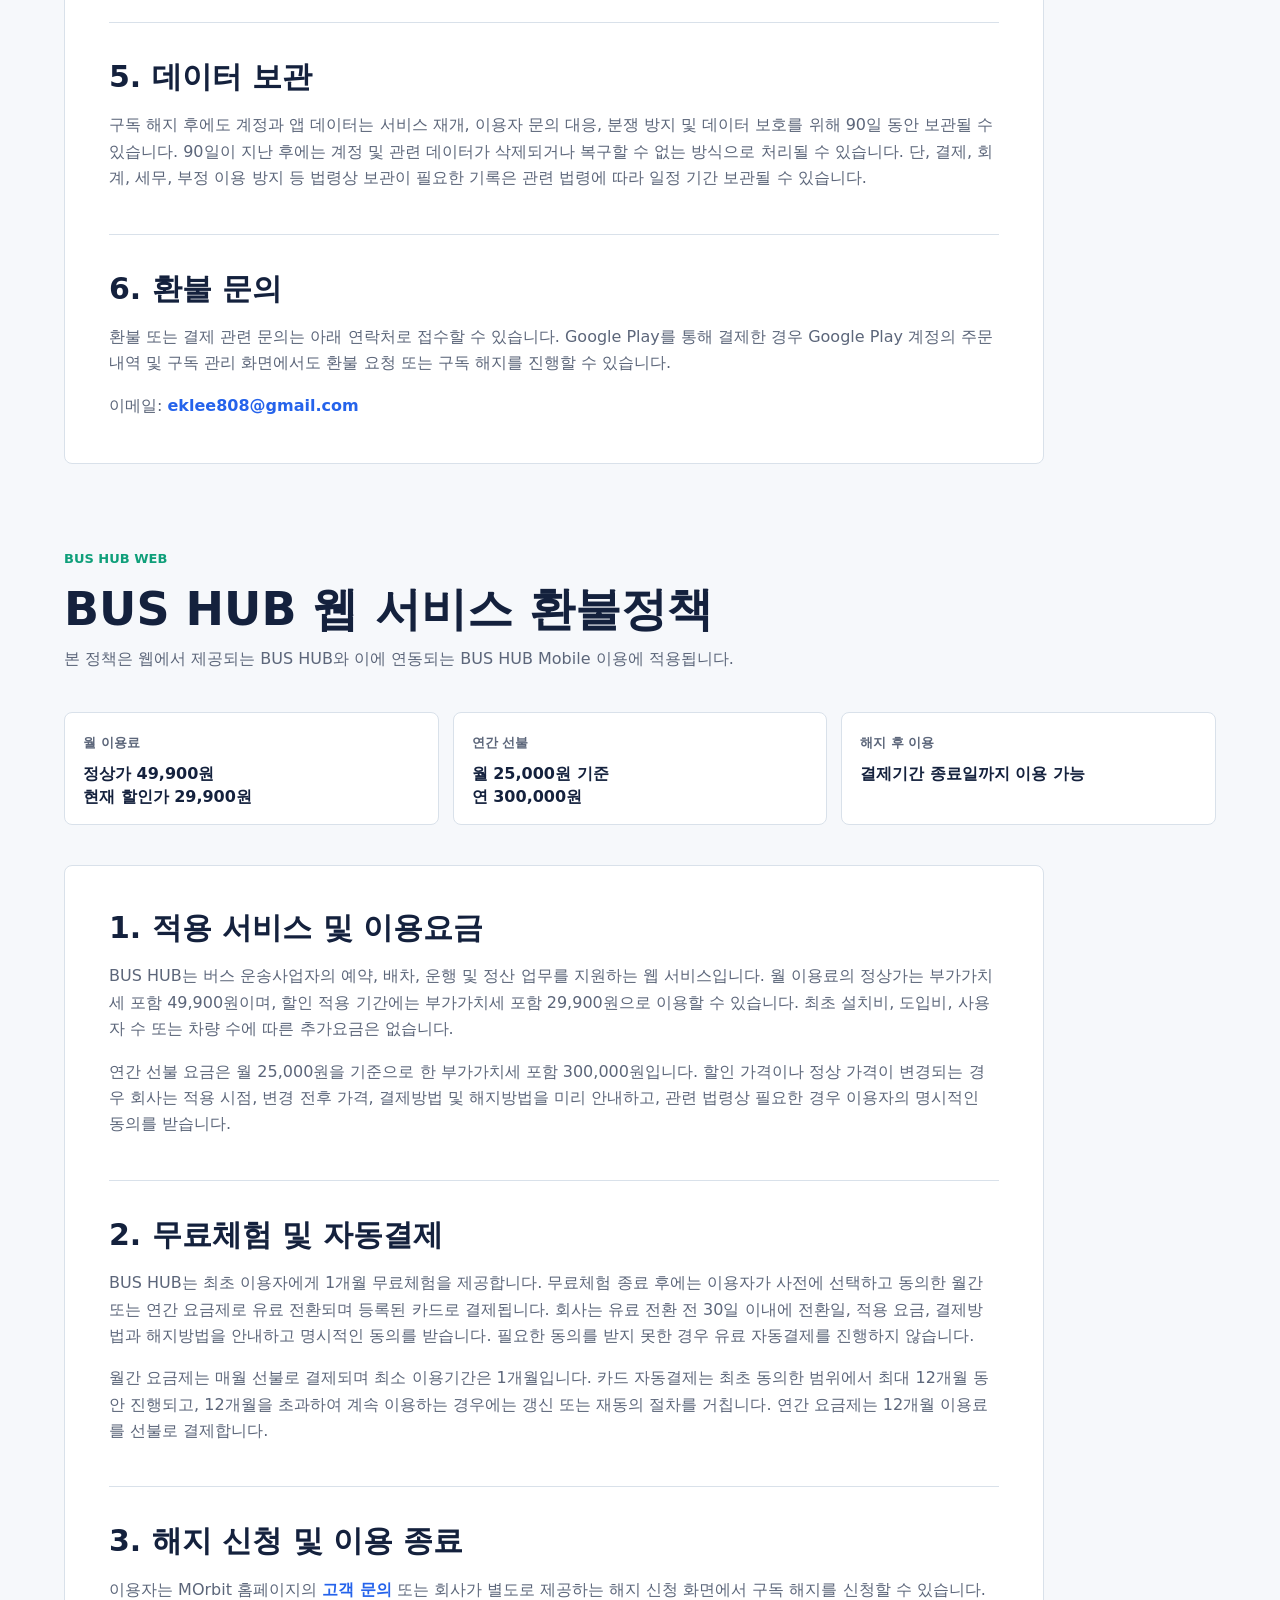
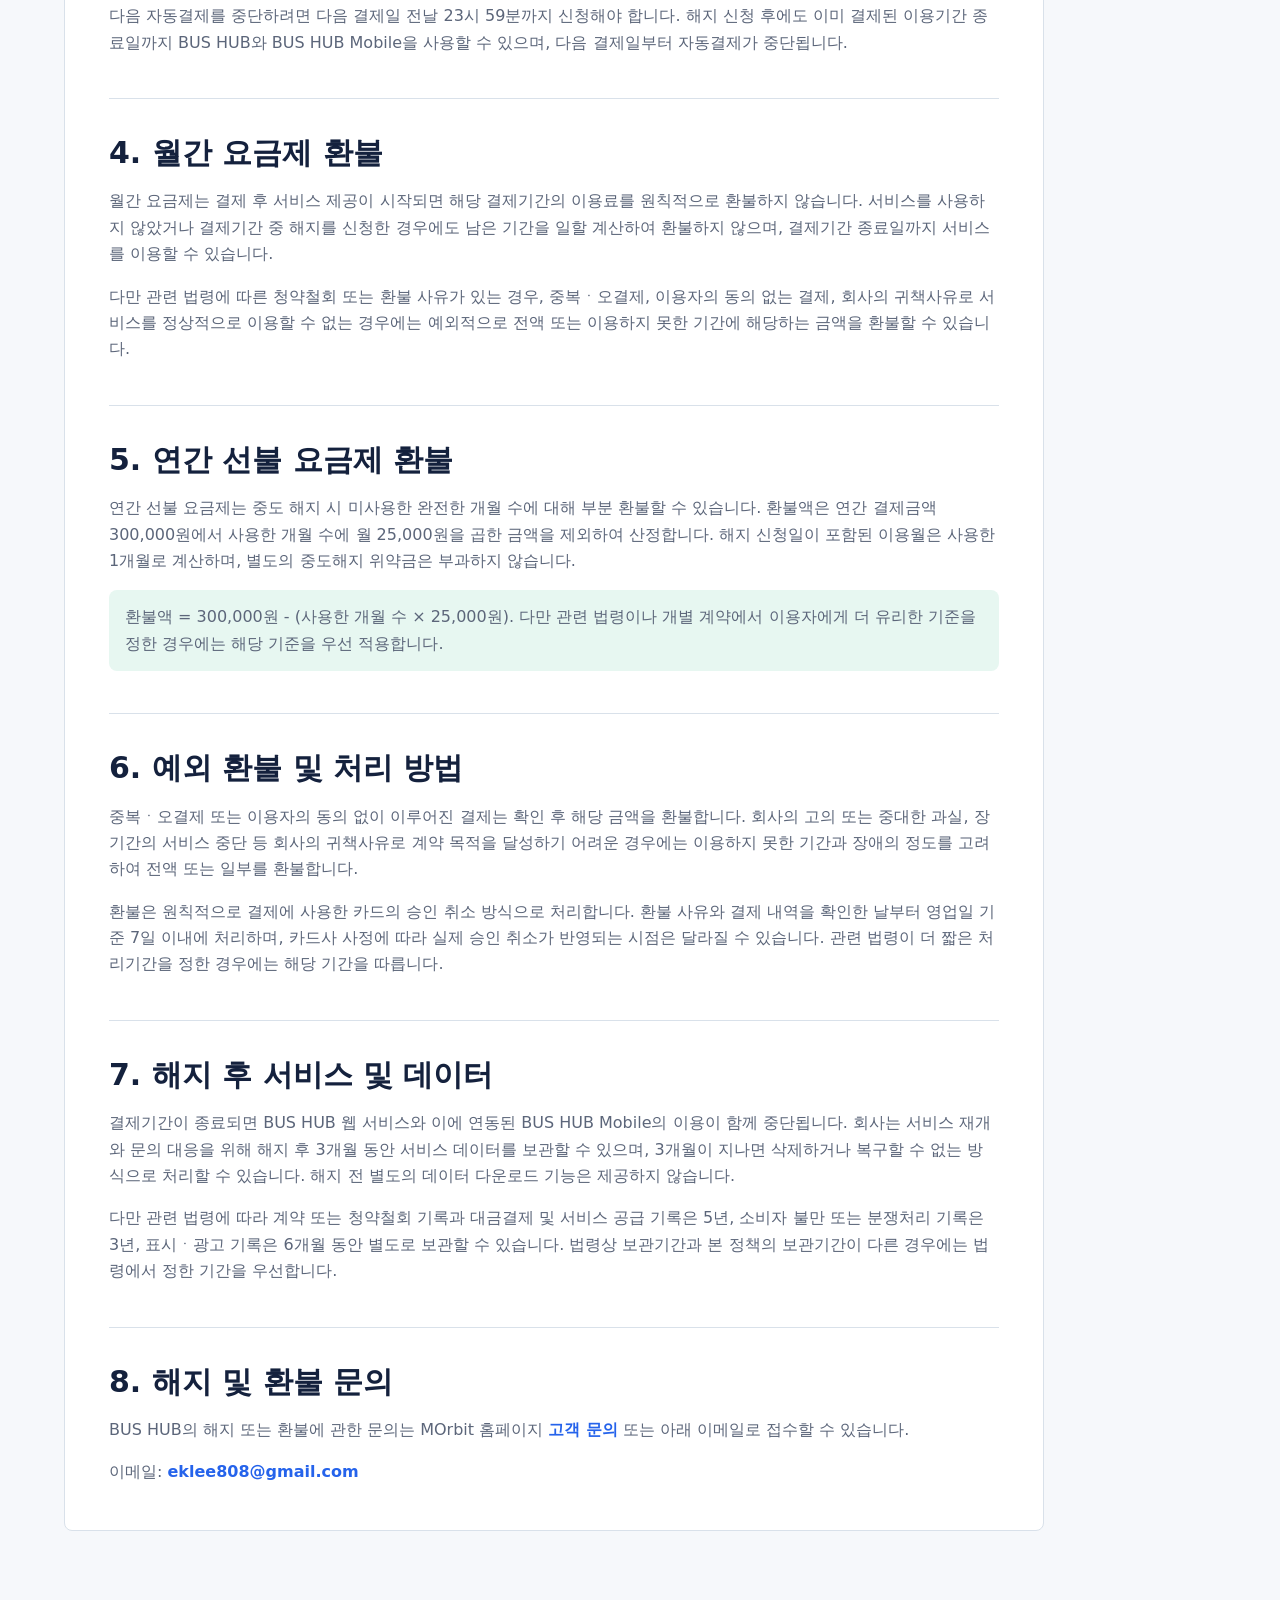
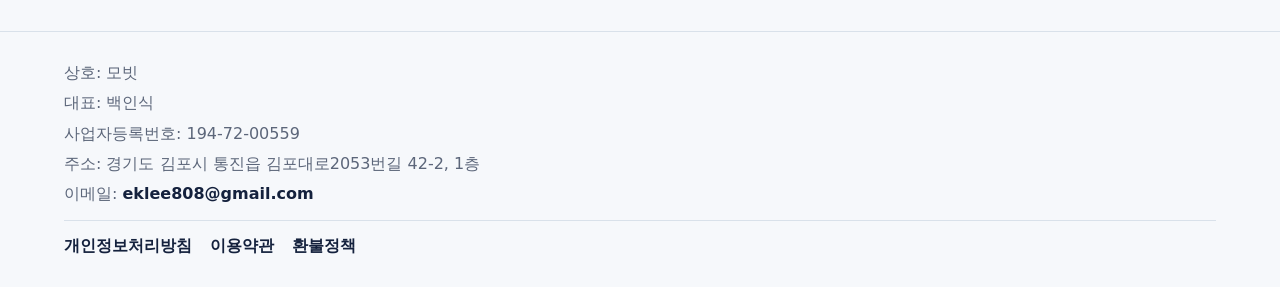
<file: refund/index.html>
<!doctype html>
<html lang="ko">
  <head>
    <meta charset="utf-8" />
    <meta name="viewport" content="width=device-width, initial-scale=1" />
    <title>환불정책 | MOrbit</title>
    <meta
      name="description"
      content="버스비서 앱과 BUS HUB 웹 서비스의 무료체험, 구독 해지, 환불 및 데이터 보관 정책입니다."
    />
    <link rel="icon" type="image/png" href="../assets/morbit-mark.png" />
    <link rel="apple-touch-icon" href="../assets/morbit-mark.png" />
    <link rel="stylesheet" href="../styles.css" />
  </head>
  <body>
    <header class="site-header">
      <a class="brand" href="../" aria-label="MOrbit 홈">
        <img class="brand-mark" src="../assets/morbit-mark.png" alt="" width="34" height="34" />
        <span>MOrbit</span>
      </a>
      <nav class="nav-links" aria-label="주요 메뉴">
        <a href="../#products">제품</a>
        <a href="../#company">회사</a>
        <a href="../#contact">문의</a>
        <a href="../privacy/">개인정보처리방침</a>
      </nav>
    </header>

    <main class="policy-layout">
      <section class="policy-hero">
        <p class="eyebrow">REFUND POLICY</p>
        <h1>환불정책</h1>
        <p>
          본 환불정책은 버스비서 앱과 BUS HUB 웹 서비스의 무료체험, 이용요금, 정기결제, 구독 해지,
          환불 및 데이터 보관 기준을 안내합니다.
        </p>
        <dl class="policy-meta">
          <div>
            <dt>버스비서 시행일</dt>
            <dd>2026년 6월 10일</dd>
          </div>
          <div>
            <dt>BUS HUB 시행일</dt>
            <dd>2026년 5월 1일</dd>
          </div>
          <div>
            <dt>문의</dt>
            <dd><a href="mailto:eklee808@gmail.com">eklee808@gmail.com</a></dd>
          </div>
        </dl>
      </section>

      <section class="policy-product-heading" aria-labelledby="bus-secretary-refund-title">
        <p class="eyebrow">BUS SECRETARY</p>
        <h2 id="bus-secretary-refund-title">버스비서 환불정책</h2>
      </section>

      <section class="summary-strip" aria-label="환불정책 요약">
        <article>
          <span>무료체험</span>
          <strong>최초 1개월 무료</strong>
        </article>
        <article>
          <span>월 구독료</span>
          <strong>부가세 포함 15,000원</strong>
        </article>
        <article>
          <span>해지 후 이용</span>
          <strong>결제기간 종료일까지 이용 가능</strong>
        </article>
      </section>

      <article class="policy-content">
        <section>
          <h2>1. 무료체험</h2>
          <p>
            버스비서는 최초 이용자에게 1개월 무료체험을 제공할 수 있습니다. 무료체험 기간 동안에는
            구독 요금이 청구되지 않으며, 무료체험 종료 후 계속 이용하려면 유료 구독이 필요합니다.
            무료체험 종료 전 구독을 해지하지 않으면 Google Play 또는 결제 제공자의 정책에 따라 유료
            구독으로 전환될 수 있습니다.
          </p>
        </section>

        <section>
          <h2>2. 구독 요금</h2>
          <p>
            버스비서의 월 구독료는 부가세 포함 15,000원입니다. 구독 요금은 결제 제공자를 통해 매월
            청구되며, 결제일과 갱신일은 이용자가 구독을 시작한 시점 및 결제 제공자의 정책에 따라
            정해집니다.
          </p>
        </section>

        <section>
          <h2>3. 구독 해지 기준</h2>
          <p>
            이용자는 언제든지 Google Play 구독 관리 화면 또는 회사가 안내하는 방법으로 구독을 해지할
            수 있습니다. 구독을 해지해도 이미 결제된 결제기간 종료일까지 유료 기능을 사용할 수 있으며,
            다음 결제일부터 자동 갱신이 중단됩니다. 앱을 삭제하는 것만으로는 구독이 해지되지 않을 수
            있으므로 반드시 결제 제공자의 구독 관리 화면에서 해지 여부를 확인해야 합니다.
          </p>
        </section>

        <section>
          <h2>4. 환불 기준</h2>
          <p>
            버스비서 월 구독료는 원칙적으로 환불되지 않습니다. 이미 결제된 구독은 결제기간 종료일까지
            이용할 수 있으며, 단순 변심, 미사용, 앱 삭제, 해지 지연 등의 사유로는 환불되지 않습니다.
            다만 Google Play 환불정책, 결제 제공자 정책 또는 관련 법령에서 환불이 요구되는 경우에는
            해당 기준이 우선 적용됩니다.
          </p>
        </section>

        <section>
          <h2>5. 데이터 보관</h2>
          <p>
            구독 해지 후에도 계정과 앱 데이터는 서비스 재개, 이용자 문의 대응, 분쟁 방지 및 데이터
            보호를 위해 90일 동안 보관될 수 있습니다. 90일이 지난 후에는 계정 및 관련 데이터가
            삭제되거나 복구할 수 없는 방식으로 처리될 수 있습니다. 단, 결제, 회계, 세무, 부정 이용
            방지 등 법령상 보관이 필요한 기록은 관련 법령에 따라 일정 기간 보관될 수 있습니다.
          </p>
        </section>

        <section>
          <h2>6. 환불 문의</h2>
          <p>
            환불 또는 결제 관련 문의는 아래 연락처로 접수할 수 있습니다. Google Play를 통해 결제한
            경우 Google Play 계정의 주문 내역 및 구독 관리 화면에서도 환불 요청 또는 구독 해지를
            진행할 수 있습니다.
          </p>
          <address>
            이메일: <a href="mailto:eklee808@gmail.com">eklee808@gmail.com</a><br />
          </address>
        </section>
      </article>

      <section class="policy-product-heading" aria-labelledby="bus-hub-refund-title">
        <p class="eyebrow">BUS HUB WEB</p>
        <h2 id="bus-hub-refund-title">BUS HUB 웹 서비스 환불정책</h2>
        <p>
          본 정책은 웹에서 제공되는 BUS HUB와 이에 연동되는 BUS HUB Mobile 이용에 적용됩니다.
        </p>
      </section>

      <section class="summary-strip" aria-label="BUS HUB 환불정책 요약">
        <article>
          <span>월 이용료</span>
          <strong>정상가 49,900원<br />현재 할인가 29,900원</strong>
        </article>
        <article>
          <span>연간 선불</span>
          <strong>월 25,000원 기준<br />연 300,000원</strong>
        </article>
        <article>
          <span>해지 후 이용</span>
          <strong>결제기간 종료일까지 이용 가능</strong>
        </article>
      </section>

      <article class="policy-content">
        <section>
          <h2>1. 적용 서비스 및 이용요금</h2>
          <p>
            BUS HUB는 버스 운송사업자의 예약, 배차, 운행 및 정산 업무를 지원하는 웹 서비스입니다.
            월 이용료의 정상가는 부가가치세 포함 49,900원이며, 할인 적용 기간에는 부가가치세 포함
            29,900원으로 이용할 수 있습니다. 최초 설치비, 도입비, 사용자 수 또는 차량 수에 따른
            추가요금은 없습니다.
          </p>
          <p>
            연간 선불 요금은 월 25,000원을 기준으로 한 부가가치세 포함 300,000원입니다. 할인 가격이나
            정상 가격이 변경되는 경우 회사는 적용 시점, 변경 전후 가격, 결제방법 및 해지방법을 미리
            안내하고, 관련 법령상 필요한 경우 이용자의 명시적인 동의를 받습니다.
          </p>
        </section>

        <section>
          <h2>2. 무료체험 및 자동결제</h2>
          <p>
            BUS HUB는 최초 이용자에게 1개월 무료체험을 제공합니다. 무료체험 종료 후에는 이용자가
            사전에 선택하고 동의한 월간 또는 연간 요금제로 유료 전환되며 등록된 카드로 결제됩니다.
            회사는 유료 전환 전 30일 이내에 전환일, 적용 요금, 결제방법과 해지방법을 안내하고 명시적인
            동의를 받습니다. 필요한 동의를 받지 못한 경우 유료 자동결제를 진행하지 않습니다.
          </p>
          <p>
            월간 요금제는 매월 선불로 결제되며 최소 이용기간은 1개월입니다. 카드 자동결제는 최초
            동의한 범위에서 최대 12개월 동안 진행되고, 12개월을 초과하여 계속 이용하는 경우에는 갱신
            또는 재동의 절차를 거칩니다. 연간 요금제는 12개월 이용료를 선불로 결제합니다.
          </p>
        </section>

        <section>
          <h2>3. 해지 신청 및 이용 종료</h2>
          <p>
            이용자는 MOrbit 홈페이지의 <a href="../#contact">고객 문의</a> 또는 회사가 별도로 제공하는
            해지 신청 화면에서 구독 해지를 신청할 수 있습니다. 다음 자동결제를 중단하려면 다음 결제일
            전날 23시 59분까지 신청해야 합니다. 해지 신청 후에도 이미 결제된 이용기간 종료일까지 BUS
            HUB와 BUS HUB Mobile을 사용할 수 있으며, 다음 결제일부터 자동결제가 중단됩니다.
          </p>
        </section>

        <section>
          <h2>4. 월간 요금제 환불</h2>
          <p>
            월간 요금제는 결제 후 서비스 제공이 시작되면 해당 결제기간의 이용료를 원칙적으로 환불하지
            않습니다. 서비스를 사용하지 않았거나 결제기간 중 해지를 신청한 경우에도 남은 기간을 일할
            계산하여 환불하지 않으며, 결제기간 종료일까지 서비스를 이용할 수 있습니다.
          </p>
          <p>
            다만 관련 법령에 따른 청약철회 또는 환불 사유가 있는 경우, 중복ㆍ오결제, 이용자의 동의 없는
            결제, 회사의 귀책사유로 서비스를 정상적으로 이용할 수 없는 경우에는 예외적으로 전액 또는
            이용하지 못한 기간에 해당하는 금액을 환불할 수 있습니다.
          </p>
        </section>

        <section>
          <h2>5. 연간 선불 요금제 환불</h2>
          <p>
            연간 선불 요금제는 중도 해지 시 미사용한 완전한 개월 수에 대해 부분 환불할 수 있습니다.
            환불액은 연간 결제금액 300,000원에서 사용한 개월 수에 월 25,000원을 곱한 금액을 제외하여
            산정합니다. 해지 신청일이 포함된 이용월은 사용한 1개월로 계산하며, 별도의 중도해지
            위약금은 부과하지 않습니다.
          </p>
          <p class="note">
            환불액 = 300,000원 - (사용한 개월 수 × 25,000원). 다만 관련 법령이나 개별 계약에서
            이용자에게 더 유리한 기준을 정한 경우에는 해당 기준을 우선 적용합니다.
          </p>
        </section>

        <section>
          <h2>6. 예외 환불 및 처리 방법</h2>
          <p>
            중복ㆍ오결제 또는 이용자의 동의 없이 이루어진 결제는 확인 후 해당 금액을 환불합니다. 회사의
            고의 또는 중대한 과실, 장기간의 서비스 중단 등 회사의 귀책사유로 계약 목적을 달성하기 어려운
            경우에는 이용하지 못한 기간과 장애의 정도를 고려하여 전액 또는 일부를 환불합니다.
          </p>
          <p>
            환불은 원칙적으로 결제에 사용한 카드의 승인 취소 방식으로 처리합니다. 환불 사유와 결제
            내역을 확인한 날부터 영업일 기준 7일 이내에 처리하며, 카드사 사정에 따라 실제 승인 취소가
            반영되는 시점은 달라질 수 있습니다. 관련 법령이 더 짧은 처리기간을 정한 경우에는 해당
            기간을 따릅니다.
          </p>
        </section>

        <section>
          <h2>7. 해지 후 서비스 및 데이터</h2>
          <p>
            결제기간이 종료되면 BUS HUB 웹 서비스와 이에 연동된 BUS HUB Mobile의 이용이 함께
            중단됩니다. 회사는 서비스 재개와 문의 대응을 위해 해지 후 3개월 동안 서비스 데이터를
            보관할 수 있으며, 3개월이 지나면 삭제하거나 복구할 수 없는 방식으로 처리할 수 있습니다.
            해지 전 별도의 데이터 다운로드 기능은 제공하지 않습니다.
          </p>
          <p>
            다만 관련 법령에 따라 계약 또는 청약철회 기록과 대금결제 및 서비스 공급 기록은 5년,
            소비자 불만 또는 분쟁처리 기록은 3년, 표시ㆍ광고 기록은 6개월 동안 별도로 보관할 수
            있습니다. 법령상 보관기간과 본 정책의 보관기간이 다른 경우에는 법령에서 정한 기간을
            우선합니다.
          </p>
        </section>

        <section>
          <h2>8. 해지 및 환불 문의</h2>
          <p>
            BUS HUB의 해지 또는 환불에 관한 문의는 MOrbit 홈페이지
            <a href="../#contact">고객 문의</a> 또는 아래 이메일로 접수할 수 있습니다.
          </p>
          <address>
            이메일: <a href="mailto:eklee808@gmail.com">eklee808@gmail.com</a><br />
          </address>
        </section>
      </article>
    </main>

    <footer class="site-footer company-footer">
      <div class="footer-company">
        <span>상호: 모빗</span>
        <span>대표: 백인식</span>
        <span>사업자등록번호: 194-72-00559</span>
        <span>주소: 경기도 김포시 통진읍 김포대로2053번길 42-2, 1층</span>
        <span>이메일: <a href="mailto:eklee808@gmail.com">eklee808@gmail.com</a></span>
      </div>
      <div class="footer-links">
        <a href="../privacy/">개인정보처리방침</a>
        <a href="../terms/">이용약관</a>
        <a href="./">환불정책</a>
      </div>
    </footer>
  </body>
</html>
</file>
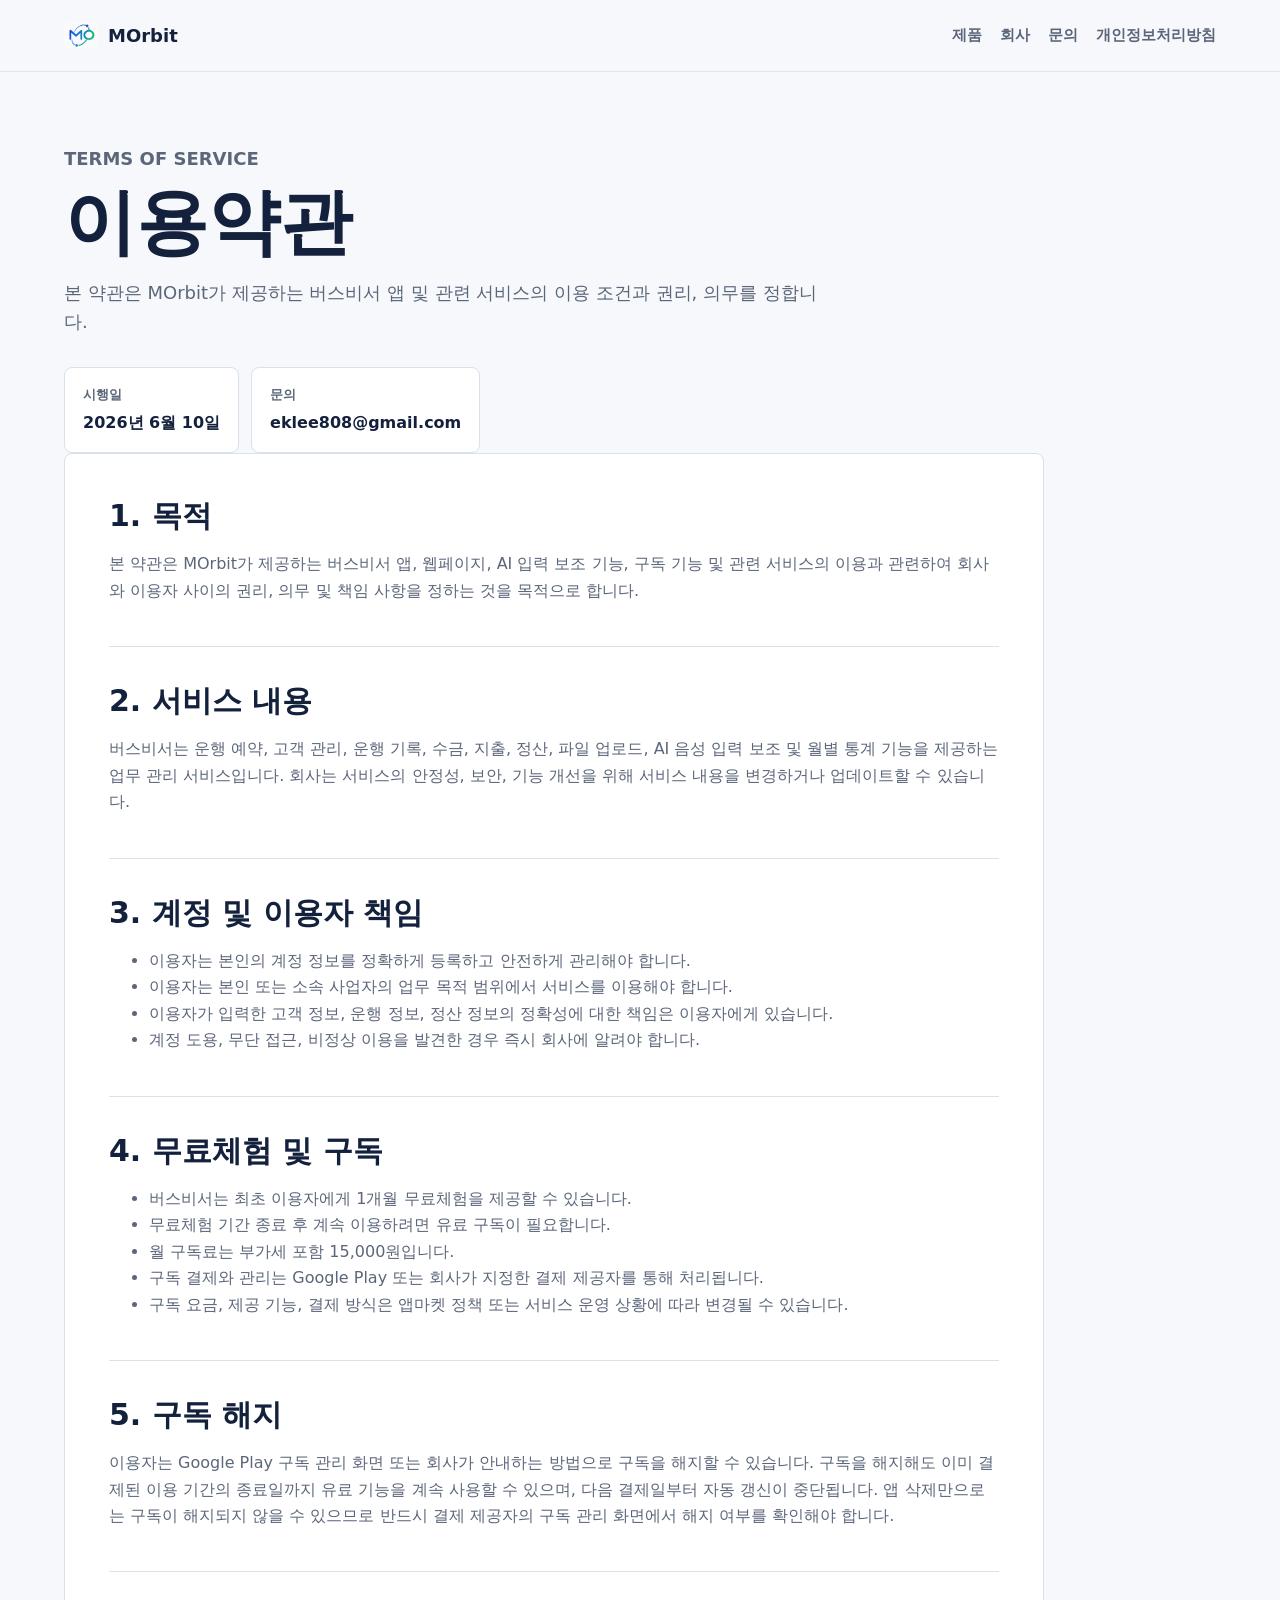
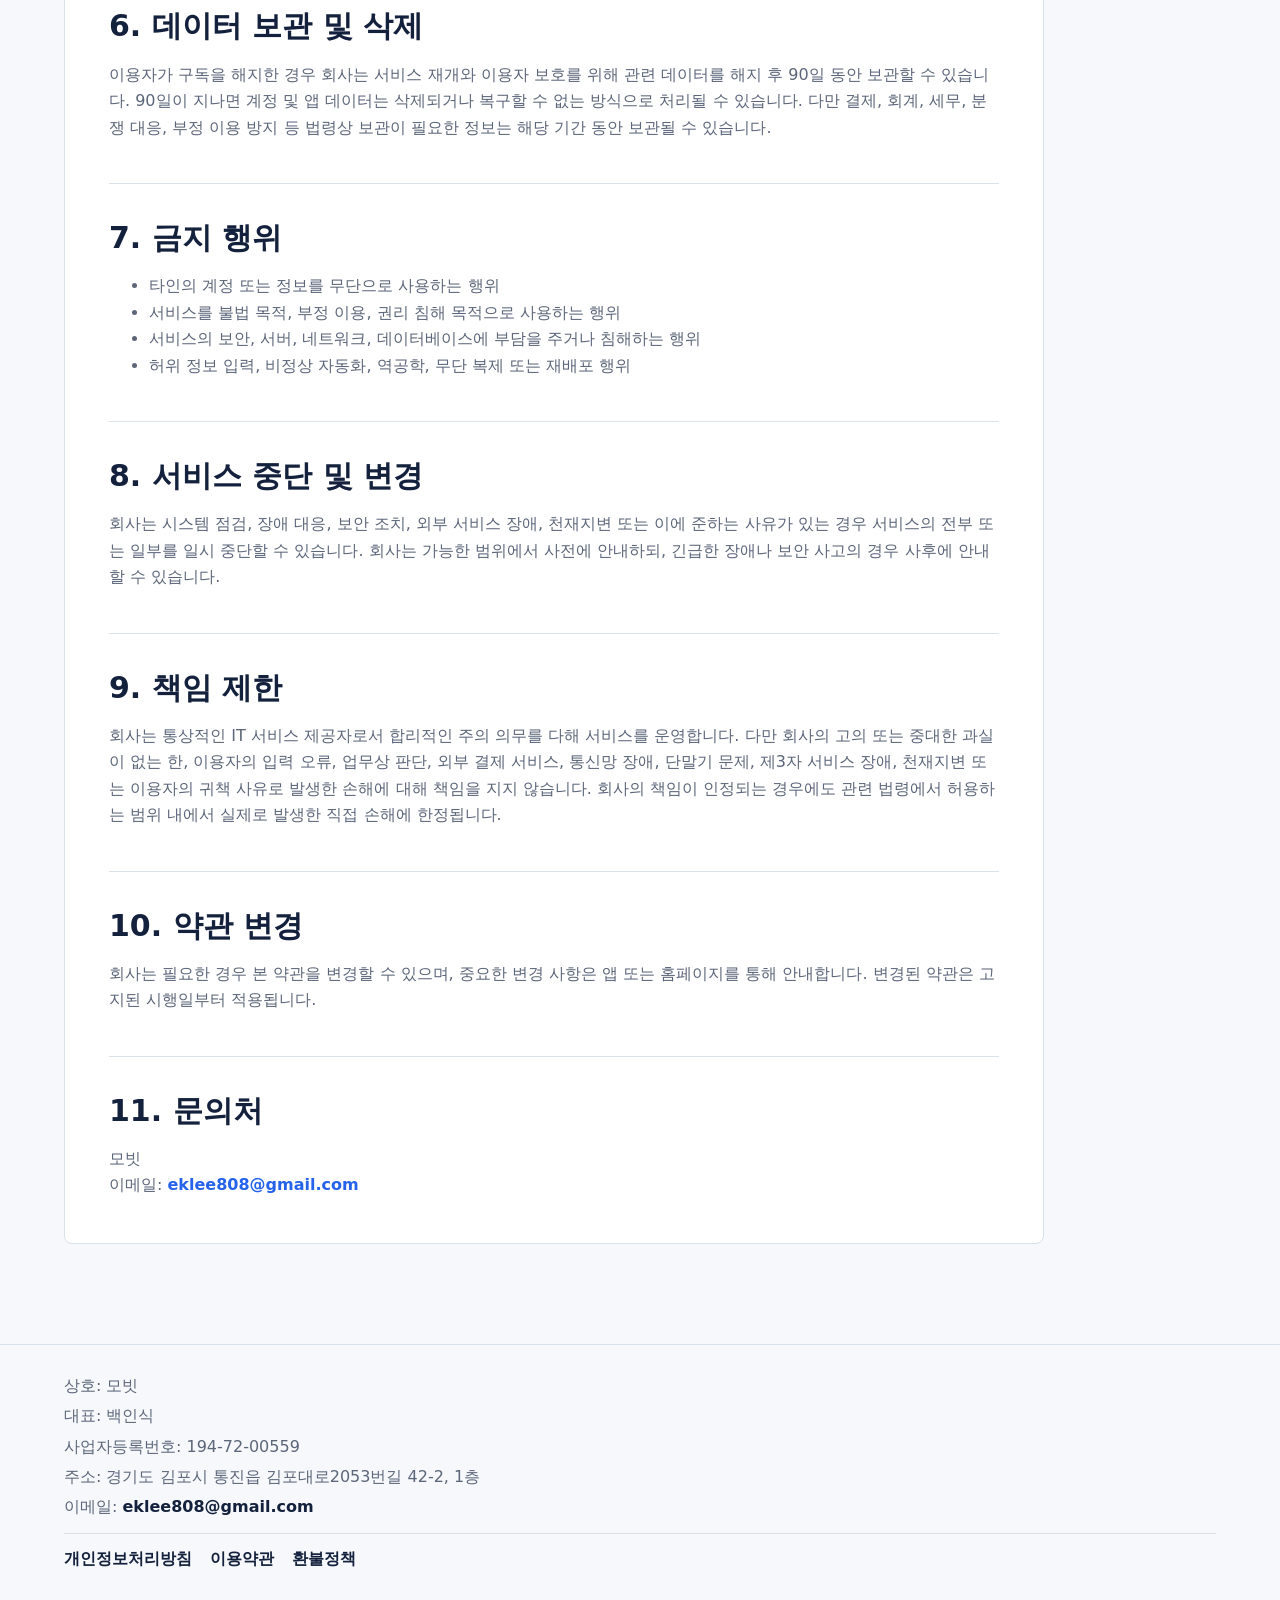
<file: terms/index.html>
<!doctype html>
<html lang="ko">
  <head>
    <meta charset="utf-8" />
    <meta name="viewport" content="width=device-width, initial-scale=1" />
    <title>이용약관 | MOrbit</title>
    <meta name="description" content="버스비서 앱 및 MOrbit 서비스 이용약관입니다." />
    <link rel="icon" type="image/png" href="../assets/morbit-mark.png" />
    <link rel="apple-touch-icon" href="../assets/morbit-mark.png" />
    <link rel="stylesheet" href="../styles.css" />
  </head>
  <body>
    <header class="site-header">
      <a class="brand" href="../" aria-label="MOrbit 홈">
        <img class="brand-mark" src="../assets/morbit-mark.png" alt="" width="34" height="34" />
        <span>MOrbit</span>
      </a>
      <nav class="nav-links" aria-label="주요 메뉴">
        <a href="../#products">제품</a>
        <a href="../#company">회사</a>
        <a href="../#contact">문의</a>
        <a href="../privacy/">개인정보처리방침</a>
      </nav>
    </header>

    <main class="policy-layout">
      <section class="policy-hero">
        <p class="eyebrow">TERMS OF SERVICE</p>
        <h1>이용약관</h1>
        <p>
          본 약관은 MOrbit가 제공하는 버스비서 앱 및 관련 서비스의 이용 조건과 권리, 의무를 정합니다.
        </p>
        <dl class="policy-meta">
          <div>
            <dt>시행일</dt>
            <dd>2026년 6월 10일</dd>
          </div>
          <div>
            <dt>문의</dt>
            <dd><a href="mailto:eklee808@gmail.com">eklee808@gmail.com</a></dd>
          </div>
        </dl>
      </section>

      <article class="policy-content">
        <section>
          <h2>1. 목적</h2>
          <p>
            본 약관은 MOrbit가 제공하는 버스비서 앱, 웹페이지, AI 입력 보조 기능, 구독 기능 및 관련
            서비스의 이용과 관련하여 회사와 이용자 사이의 권리, 의무 및 책임 사항을 정하는 것을
            목적으로 합니다.
          </p>
        </section>

        <section>
          <h2>2. 서비스 내용</h2>
          <p>
            버스비서는 운행 예약, 고객 관리, 운행 기록, 수금, 지출, 정산, 파일 업로드, AI 음성 입력
            보조 및 월별 통계 기능을 제공하는 업무 관리 서비스입니다. 회사는 서비스의 안정성, 보안,
            기능 개선을 위해 서비스 내용을 변경하거나 업데이트할 수 있습니다.
          </p>
        </section>

        <section>
          <h2>3. 계정 및 이용자 책임</h2>
          <ul>
            <li>이용자는 본인의 계정 정보를 정확하게 등록하고 안전하게 관리해야 합니다.</li>
            <li>이용자는 본인 또는 소속 사업자의 업무 목적 범위에서 서비스를 이용해야 합니다.</li>
            <li>이용자가 입력한 고객 정보, 운행 정보, 정산 정보의 정확성에 대한 책임은 이용자에게 있습니다.</li>
            <li>계정 도용, 무단 접근, 비정상 이용을 발견한 경우 즉시 회사에 알려야 합니다.</li>
          </ul>
        </section>

        <section>
          <h2>4. 무료체험 및 구독</h2>
          <ul>
            <li>버스비서는 최초 이용자에게 1개월 무료체험을 제공할 수 있습니다.</li>
            <li>무료체험 기간 종료 후 계속 이용하려면 유료 구독이 필요합니다.</li>
            <li>월 구독료는 부가세 포함 15,000원입니다.</li>
            <li>구독 결제와 관리는 Google Play 또는 회사가 지정한 결제 제공자를 통해 처리됩니다.</li>
            <li>구독 요금, 제공 기능, 결제 방식은 앱마켓 정책 또는 서비스 운영 상황에 따라 변경될 수 있습니다.</li>
          </ul>
        </section>

        <section>
          <h2>5. 구독 해지</h2>
          <p>
            이용자는 Google Play 구독 관리 화면 또는 회사가 안내하는 방법으로 구독을 해지할 수
            있습니다. 구독을 해지해도 이미 결제된 이용 기간의 종료일까지 유료 기능을 계속 사용할 수
            있으며, 다음 결제일부터 자동 갱신이 중단됩니다. 앱 삭제만으로는 구독이 해지되지 않을 수
            있으므로 반드시 결제 제공자의 구독 관리 화면에서 해지 여부를 확인해야 합니다.
          </p>
        </section>

        <section>
          <h2>6. 데이터 보관 및 삭제</h2>
          <p>
            이용자가 구독을 해지한 경우 회사는 서비스 재개와 이용자 보호를 위해 관련 데이터를 해지 후
            90일 동안 보관할 수 있습니다. 90일이 지나면 계정 및 앱 데이터는 삭제되거나 복구할 수 없는
            방식으로 처리될 수 있습니다. 다만 결제, 회계, 세무, 분쟁 대응, 부정 이용 방지 등 법령상
            보관이 필요한 정보는 해당 기간 동안 보관될 수 있습니다.
          </p>
        </section>

        <section>
          <h2>7. 금지 행위</h2>
          <ul>
            <li>타인의 계정 또는 정보를 무단으로 사용하는 행위</li>
            <li>서비스를 불법 목적, 부정 이용, 권리 침해 목적으로 사용하는 행위</li>
            <li>서비스의 보안, 서버, 네트워크, 데이터베이스에 부담을 주거나 침해하는 행위</li>
            <li>허위 정보 입력, 비정상 자동화, 역공학, 무단 복제 또는 재배포 행위</li>
          </ul>
        </section>

        <section>
          <h2>8. 서비스 중단 및 변경</h2>
          <p>
            회사는 시스템 점검, 장애 대응, 보안 조치, 외부 서비스 장애, 천재지변 또는 이에 준하는 사유가
            있는 경우 서비스의 전부 또는 일부를 일시 중단할 수 있습니다. 회사는 가능한 범위에서 사전에
            안내하되, 긴급한 장애나 보안 사고의 경우 사후에 안내할 수 있습니다.
          </p>
        </section>

        <section>
          <h2>9. 책임 제한</h2>
          <p>
            회사는 통상적인 IT 서비스 제공자로서 합리적인 주의 의무를 다해 서비스를 운영합니다. 다만
            회사의 고의 또는 중대한 과실이 없는 한, 이용자의 입력 오류, 업무상 판단, 외부 결제 서비스,
            통신망 장애, 단말기 문제, 제3자 서비스 장애, 천재지변 또는 이용자의 귀책 사유로 발생한
            손해에 대해 책임을 지지 않습니다. 회사의 책임이 인정되는 경우에도 관련 법령에서 허용하는
            범위 내에서 실제로 발생한 직접 손해에 한정됩니다.
          </p>
        </section>

        <section>
          <h2>10. 약관 변경</h2>
          <p>
            회사는 필요한 경우 본 약관을 변경할 수 있으며, 중요한 변경 사항은 앱 또는 홈페이지를 통해
            안내합니다. 변경된 약관은 고지된 시행일부터 적용됩니다.
          </p>
        </section>

        <section>
          <h2>11. 문의처</h2>
          <address>
            모빗<br />
            이메일: <a href="mailto:eklee808@gmail.com">eklee808@gmail.com</a><br />
          </address>
        </section>
      </article>
    </main>

    <footer class="site-footer company-footer">
      <div class="footer-company">
        <span>상호: 모빗</span>
        <span>대표: 백인식</span>
        <span>사업자등록번호: 194-72-00559</span>
        <span>주소: 경기도 김포시 통진읍 김포대로2053번길 42-2, 1층</span>
        <span>이메일: <a href="mailto:eklee808@gmail.com">eklee808@gmail.com</a></span>
      </div>
      <div class="footer-links">
        <a href="../privacy/">개인정보처리방침</a>
        <a href="./">이용약관</a>
        <a href="../refund/">환불정책</a>
      </div>
    </footer>
  </body>
</html>
</file>
<file: styles.css>
:root {
  --ink: #14213d;
  --muted: #5c667a;
  --line: #d9e1ea;
  --bg: #f6f8fb;
  --panel: #ffffff;
  --blue: #2563eb;
  --green: #0f9f7a;
  --amber: #f2a81d;
  --soft-blue: #eaf2ff;
  --soft-green: #e7f7f1;
  --shadow: 0 20px 60px rgba(20, 33, 61, 0.12);
}

* {
  box-sizing: border-box;
}

html {
  scroll-behavior: smooth;
}

body {
  margin: 0;
  color: var(--ink);
  font-family:
    "Pretendard",
    "Apple SD Gothic Neo",
    "Noto Sans KR",
    system-ui,
    -apple-system,
    BlinkMacSystemFont,
    "Segoe UI",
    sans-serif;
  line-height: 1.65;
  background: var(--bg);
}

a {
  color: inherit;
  text-decoration: none;
}

.site-header {
  position: sticky;
  top: 0;
  z-index: 10;
  display: flex;
  align-items: center;
  justify-content: space-between;
  gap: 24px;
  min-height: 72px;
  padding: 16px clamp(20px, 5vw, 72px);
  background: rgba(246, 248, 251, 0.92);
  border-bottom: 1px solid rgba(217, 225, 234, 0.8);
  backdrop-filter: blur(18px);
}

.brand {
  display: inline-flex;
  align-items: center;
  gap: 10px;
  font-size: 18px;
  font-weight: 800;
}

.brand-mark {
  display: block;
  width: 34px;
  height: 34px;
  border-radius: 8px;
  object-fit: contain;
}

.nav-links {
  display: flex;
  flex-wrap: wrap;
  align-items: center;
  justify-content: flex-end;
  gap: 8px 18px;
  color: var(--muted);
  font-size: 15px;
  font-weight: 700;
}

.nav-links a:hover,
.nav-links a[aria-current="page"] {
  color: var(--blue);
}

.hero {
  position: relative;
  isolation: isolate;
  overflow: hidden;
  display: grid;
  grid-template-columns: minmax(0, 1fr) minmax(360px, 520px);
  gap: clamp(32px, 6vw, 80px);
  align-items: center;
  min-height: calc(100vh - 72px);
  padding: clamp(48px, 8vw, 96px) clamp(20px, 5vw, 72px) clamp(36px, 5vw, 64px);
}

.hero::before {
  position: absolute;
  top: 50%;
  left: max(-130px, -8vw);
  z-index: 0;
  width: min(62vw, 860px);
  height: min(68vh, 560px);
  content: "";
  background-image: url("./assets/hero-buses-muted.png");
  background-repeat: no-repeat;
  background-position: left center;
  opacity: 0.86;
  transform: translateY(-50%);
  pointer-events: none;
}

.hero-copy {
  position: relative;
  z-index: 1;
  max-width: 720px;
}

.eyebrow {
  margin: 0 0 12px;
  color: var(--green);
  font-size: 13px;
  font-weight: 900;
}

h1,
h2,
h3,
p {
  margin-top: 0;
}

h1 {
  margin-bottom: 20px;
  font-size: clamp(52px, 9vw, 108px);
  line-height: 1;
}

h2 {
  margin-bottom: 18px;
  font-size: clamp(28px, 4vw, 46px);
  line-height: 1.18;
}

h3 {
  margin-bottom: 12px;
  font-size: 22px;
}

.hero-lead {
  max-width: 660px;
  color: var(--muted);
  font-size: 20px;
}

.hero-actions {
  display: flex;
  flex-wrap: wrap;
  gap: 12px;
  margin-top: 32px;
}

.button {
  display: inline-flex;
  align-items: center;
  justify-content: center;
  min-height: 46px;
  padding: 11px 18px;
  border: 1px solid var(--line);
  border-radius: 8px;
  font-weight: 800;
}

.button.primary {
  color: #fff;
  background: var(--ink);
  border-color: var(--ink);
}

.button.secondary {
  color: var(--ink);
  background: #fff;
}

.product-visual {
  position: relative;
  z-index: 1;
  overflow: hidden;
  min-height: 520px;
  background:
    linear-gradient(135deg, rgba(37, 99, 235, 0.12), rgba(15, 159, 122, 0.14)),
    #fff;
  border: 1px solid var(--line);
  border-radius: 8px;
  box-shadow: var(--shadow);
}

.visual-topbar {
  display: flex;
  align-items: center;
  gap: 8px;
  min-height: 52px;
  padding: 0 18px;
  border-bottom: 1px solid var(--line);
}

.visual-topbar span {
  width: 10px;
  height: 10px;
  background: var(--line);
  border-radius: 50%;
}

.visual-topbar strong {
  margin-left: auto;
  color: var(--muted);
  font-size: 13px;
}

.visual-grid {
  display: grid;
  grid-template-columns: 1fr 1fr;
  gap: 16px;
  padding: 18px;
}

.visual-panel {
  min-height: 142px;
  padding: 18px;
  background: rgba(255, 255, 255, 0.86);
  border: 1px solid rgba(217, 225, 234, 0.8);
  border-radius: 8px;
}

.visual-panel p,
.visual-panel span {
  color: var(--muted);
}

.visual-panel strong {
  display: block;
  margin-bottom: 8px;
  font-size: 26px;
}

.map-panel {
  position: relative;
  grid-column: span 2;
  min-height: 176px;
  background:
    linear-gradient(90deg, rgba(20, 33, 61, 0.06) 1px, transparent 1px),
    linear-gradient(0deg, rgba(20, 33, 61, 0.06) 1px, transparent 1px),
    #fff;
  background-size: 34px 34px;
}

.route-dot {
  position: absolute;
  width: 18px;
  height: 18px;
  border: 4px solid #fff;
  border-radius: 50%;
  box-shadow: 0 8px 22px rgba(20, 33, 61, 0.2);
}

.route-dot.start {
  top: 38px;
  left: 52px;
  background: var(--green);
}

.route-dot.end {
  right: 58px;
  bottom: 42px;
  background: var(--amber);
}

.route-line {
  position: absolute;
  inset: 48px 70px 62px 70px;
  border-right: 4px solid var(--blue);
  border-bottom: 4px solid var(--blue);
  border-radius: 0 0 42px 0;
}

.stats-panel {
  grid-column: span 2;
}

.bars {
  display: flex;
  align-items: end;
  gap: 12px;
  height: 88px;
  padding-top: 14px;
}

.bars span {
  flex: 1;
  min-width: 24px;
  background: linear-gradient(180deg, var(--blue), var(--green));
  border-radius: 6px 6px 0 0;
}

.section {
  padding: clamp(56px, 8vw, 96px) clamp(20px, 5vw, 72px);
}

.section-heading {
  max-width: 820px;
  margin-bottom: 28px;
}

.feature-grid {
  display: grid;
  grid-template-columns: repeat(3, minmax(0, 1fr));
  gap: 18px;
  align-items: stretch;
}

.feature-card {
  display: flex;
  flex-direction: column;
  min-height: 230px;
  padding: 26px;
  background: var(--panel);
  border: 1px solid var(--line);
  border-radius: 8px;
}

.feature-media {
  position: relative;
  overflow: hidden;
  flex-shrink: 0;
  width: 100%;
  height: clamp(170px, 18vw, 220px);
  margin-bottom: 20px;
  background: #f3f6fa;
  border: 1px solid var(--line);
  border-radius: 8px;
}

.feature-media img {
  position: absolute;
  inset: 0;
  display: block;
  width: 100%;
  height: 100%;
  object-fit: contain;
  object-position: center;
}

.feature-card p,
.dmate-copy p,
.split-section p,
.contact-band p {
  color: var(--muted);
}

.dmate-heading {
  max-width: 1000px;
  margin-top: clamp(64px, 8vw, 96px);
}

.dmate-product {
  display: grid;
  grid-template-columns: minmax(160px, 220px) minmax(0, 1fr);
  gap: clamp(28px, 5vw, 64px);
  align-items: center;
  padding: clamp(24px, 4vw, 44px);
  background: var(--panel);
  border: 1px solid var(--line);
  border-radius: 8px;
}

.dmate-media {
  width: 100%;
  max-width: 220px;
  aspect-ratio: 1;
  overflow: hidden;
  border-radius: 8px;
}

.dmate-media img {
  display: block;
  width: 100%;
  height: 100%;
  object-fit: contain;
}

.dmate-copy h3 {
  margin: 0 0 10px;
  font-size: clamp(28px, 4vw, 40px);
  line-height: 1.2;
}

.dmate-copy p {
  max-width: 660px;
  margin: 0;
  font-size: 17px;
}

.dmate-link {
  margin-top: 18px;
}

.feature-link {
  display: inline-flex;
  align-items: center;
  align-self: flex-start;
  min-height: 36px;
  margin-top: auto;
  color: var(--blue);
  font-size: 14px;
  font-weight: 900;
}

.feature-link:hover {
  text-decoration: underline;
}

.split-section {
  display: grid;
  grid-template-columns: minmax(0, 0.9fr) minmax(0, 1.1fr);
  gap: 40px;
  background: #fff;
  border-block: 1px solid var(--line);
}

.split-section > p {
  margin: 0;
  font-size: 18px;
}

.contact-band {
  display: flex;
  align-items: center;
  justify-content: space-between;
  gap: 24px;
  background: var(--soft-green);
}

.kakao-layout {
  padding: clamp(34px, 6vw, 72px) clamp(20px, 5vw, 72px) clamp(64px, 8vw, 100px);
}

.kakao-hero {
  max-width: 900px;
}

.kakao-hero h1 {
  margin-bottom: 20px;
  font-size: clamp(38px, 6vw, 72px);
  line-height: 1.12;
}

.kakao-hero p {
  max-width: 760px;
  color: var(--muted);
  font-size: 19px;
}

.kakao-example {
  max-width: 900px;
  margin: 34px 0;
  padding: clamp(20px, 4vw, 32px);
  background: #fff;
  border: 1px solid var(--line);
  border-left: 6px solid var(--amber);
  border-radius: 8px;
  box-shadow: var(--shadow);
}

.kakao-example span {
  display: block;
  margin-bottom: 8px;
  color: var(--muted);
  font-size: 13px;
  font-weight: 900;
}

.kakao-example strong {
  display: block;
  font-size: clamp(22px, 4vw, 38px);
  line-height: 1.28;
}

.kakao-flow {
  display: grid;
  grid-template-columns: repeat(4, minmax(0, 1fr));
  gap: 16px;
  margin: 36px 0;
}

.kakao-flow article {
  min-height: 260px;
  padding: 24px;
  background: #fff;
  border: 1px solid var(--line);
  border-radius: 8px;
}

.kakao-flow span {
  display: grid;
  width: 34px;
  height: 34px;
  margin-bottom: 18px;
  place-items: center;
  color: #fff;
  background: var(--ink);
  border-radius: 999px;
  font-weight: 900;
}

.kakao-flow h2 {
  margin-bottom: 10px;
  font-size: 22px;
}

.kakao-flow p,
.kakao-important p,
.kakao-important li {
  color: var(--muted);
}

.kakao-important {
  max-width: 900px;
  padding: clamp(24px, 4vw, 40px);
  background: var(--soft-green);
  border: 1px solid rgba(15, 159, 122, 0.18);
  border-radius: 8px;
}

.kakao-important h2 {
  font-size: clamp(26px, 4vw, 42px);
}

.kakao-important ul {
  display: grid;
  grid-template-columns: repeat(4, minmax(0, 1fr));
  gap: 10px;
  margin: 22px 0 0;
  padding: 0;
  list-style: none;
}

.kakao-important li {
  padding: 12px 14px;
  background: rgba(255, 255, 255, 0.78);
  border: 1px solid rgba(15, 159, 122, 0.2);
  border-radius: 8px;
  font-weight: 900;
}

.site-footer {
  display: flex;
  flex-wrap: wrap;
  justify-content: space-between;
  gap: 12px;
  padding: 28px clamp(20px, 5vw, 72px);
  color: var(--muted);
  border-top: 1px solid var(--line);
}

.site-footer a {
  color: var(--ink);
  font-weight: 800;
}

.company-footer {
  align-items: flex-start;
  flex-direction: column;
  justify-content: flex-start;
}

.footer-company,
.footer-links {
  display: flex;
  width: 100%;
}

.footer-company {
  flex-direction: column;
  gap: 4px;
}

.footer-links {
  flex-wrap: wrap;
  gap: 10px 18px;
  padding-top: 12px;
  border-top: 1px solid var(--line);
}

.policy-layout {
  padding: clamp(34px, 6vw, 72px) clamp(20px, 5vw, 72px) clamp(64px, 8vw, 100px);
}

.policy-hero {
  max-width: 940px;
}

.policy-hero h1 {
  font-size: clamp(42px, 6vw, 72px);
}

.policy-hero p {
  max-width: 760px;
  color: var(--muted);
  font-size: 18px;
}

.policy-product-heading {
  max-width: 980px;
  margin-top: clamp(52px, 7vw, 84px);
}

.policy-product-heading h2 {
  margin-bottom: 10px;
  font-size: clamp(30px, 4vw, 46px);
}

.policy-product-heading p:last-child {
  max-width: 760px;
  margin-bottom: 0;
  color: var(--muted);
}

.policy-meta {
  display: flex;
  flex-wrap: wrap;
  gap: 12px;
  margin: 30px 0 0;
}

.policy-meta div,
.summary-strip article {
  padding: 16px 18px;
  background: #fff;
  border: 1px solid var(--line);
  border-radius: 8px;
}

.policy-meta dt,
.summary-strip span {
  color: var(--muted);
  font-size: 13px;
  font-weight: 800;
}

.policy-meta dd {
  margin: 4px 0 0;
  font-weight: 800;
}

.summary-strip {
  display: grid;
  grid-template-columns: repeat(3, minmax(0, 1fr));
  gap: 14px;
  margin: 40px 0;
}

.summary-strip strong {
  display: block;
  margin-top: 6px;
  line-height: 1.45;
}

.policy-content {
  max-width: 980px;
  padding: clamp(24px, 4vw, 44px);
  background: #fff;
  border: 1px solid var(--line);
  border-radius: 8px;
}

.policy-content section + section {
  margin-top: 42px;
  padding-top: 36px;
  border-top: 1px solid var(--line);
}

.policy-content h2 {
  font-size: clamp(22px, 3vw, 30px);
}

.policy-content p,
.policy-content li,
.policy-content address {
  color: var(--muted);
}

.policy-content a {
  color: var(--blue);
  font-weight: 800;
}

.table-wrap {
  overflow-x: auto;
  border: 1px solid var(--line);
  border-radius: 8px;
}

table {
  width: 100%;
  min-width: 680px;
  border-collapse: collapse;
  font-size: 15px;
}

th,
td {
  padding: 14px 16px;
  text-align: left;
  vertical-align: top;
  border-bottom: 1px solid var(--line);
}

th {
  color: var(--ink);
  background: var(--soft-blue);
}

tr:last-child td {
  border-bottom: 0;
}

.note {
  margin-top: 14px;
  padding: 14px 16px;
  background: var(--soft-green);
  border-radius: 8px;
}

address {
  font-style: normal;
}

.request-card {
  margin: 18px 0;
  padding: 20px;
  background: var(--soft-blue);
  border: 1px solid var(--line);
  border-radius: 8px;
}

.request-card dl,
.request-card dd {
  margin: 0;
}

.request-card div + div {
  margin-top: 16px;
  padding-top: 16px;
  border-top: 1px solid rgba(20, 33, 61, 0.12);
}

.request-card dt {
  color: var(--ink);
  font-weight: 900;
}

.request-card dd {
  color: var(--muted);
}

.request-card ul {
  margin-bottom: 0;
  padding-left: 20px;
}

.reset-panel {
  max-width: 720px;
}

.reset-form {
  display: grid;
  gap: 12px;
  max-width: 460px;
}

.reset-form label {
  color: var(--ink);
  font-weight: 900;
}

.reset-form input {
  width: 100%;
  min-height: 48px;
  padding: 11px 14px;
  color: var(--ink);
  background: #fff;
  border: 1px solid var(--line);
  border-radius: 8px;
  font: inherit;
}

.reset-form input:focus {
  outline: 3px solid rgba(37, 99, 235, 0.18);
  border-color: var(--blue);
}

.reset-form button {
  margin-top: 8px;
}

.reset-form button:disabled {
  opacity: 0.64;
  cursor: wait;
}

.status-message {
  margin-bottom: 18px;
  padding: 14px 16px;
  border-radius: 8px;
  font-weight: 800;
}

.status-message.info {
  color: var(--ink);
  background: var(--soft-blue);
}

.status-message.success {
  color: #075e45;
  background: var(--soft-green);
}

.status-message.error {
  color: #8a1f1f;
  background: #ffecec;
}

@media (max-width: 900px) {
  .site-header {
    align-items: flex-start;
    flex-direction: column;
  }

  .nav-links {
    justify-content: flex-start;
  }

  .hero,
  .split-section {
    grid-template-columns: 1fr;
  }

  .hero {
    min-height: auto;
  }

  .hero::before {
    top: 120px;
    left: -180px;
    width: 760px;
    height: 520px;
    opacity: 0.52;
    transform: none;
  }

  .product-visual {
    min-height: auto;
  }

  .feature-grid,
  .summary-strip,
  .kakao-flow,
  .kakao-important ul {
    grid-template-columns: 1fr;
  }

  .dmate-product {
    grid-template-columns: minmax(140px, 180px) minmax(0, 1fr);
  }

  .feature-media {
    height: clamp(190px, 52vw, 300px);
  }

  .contact-band {
    align-items: flex-start;
    flex-direction: column;
  }
}

@media (max-width: 560px) {
  .dmate-product {
    grid-template-columns: 1fr;
  }

  .dmate-media {
    width: min(180px, 100%);
  }

  .visual-grid {
    grid-template-columns: 1fr;
  }

  .map-panel,
  .stats-panel {
    grid-column: auto;
  }

  .visual-panel strong {
    font-size: 22px;
  }

  table {
    min-width: 560px;
  }
}
</file>
